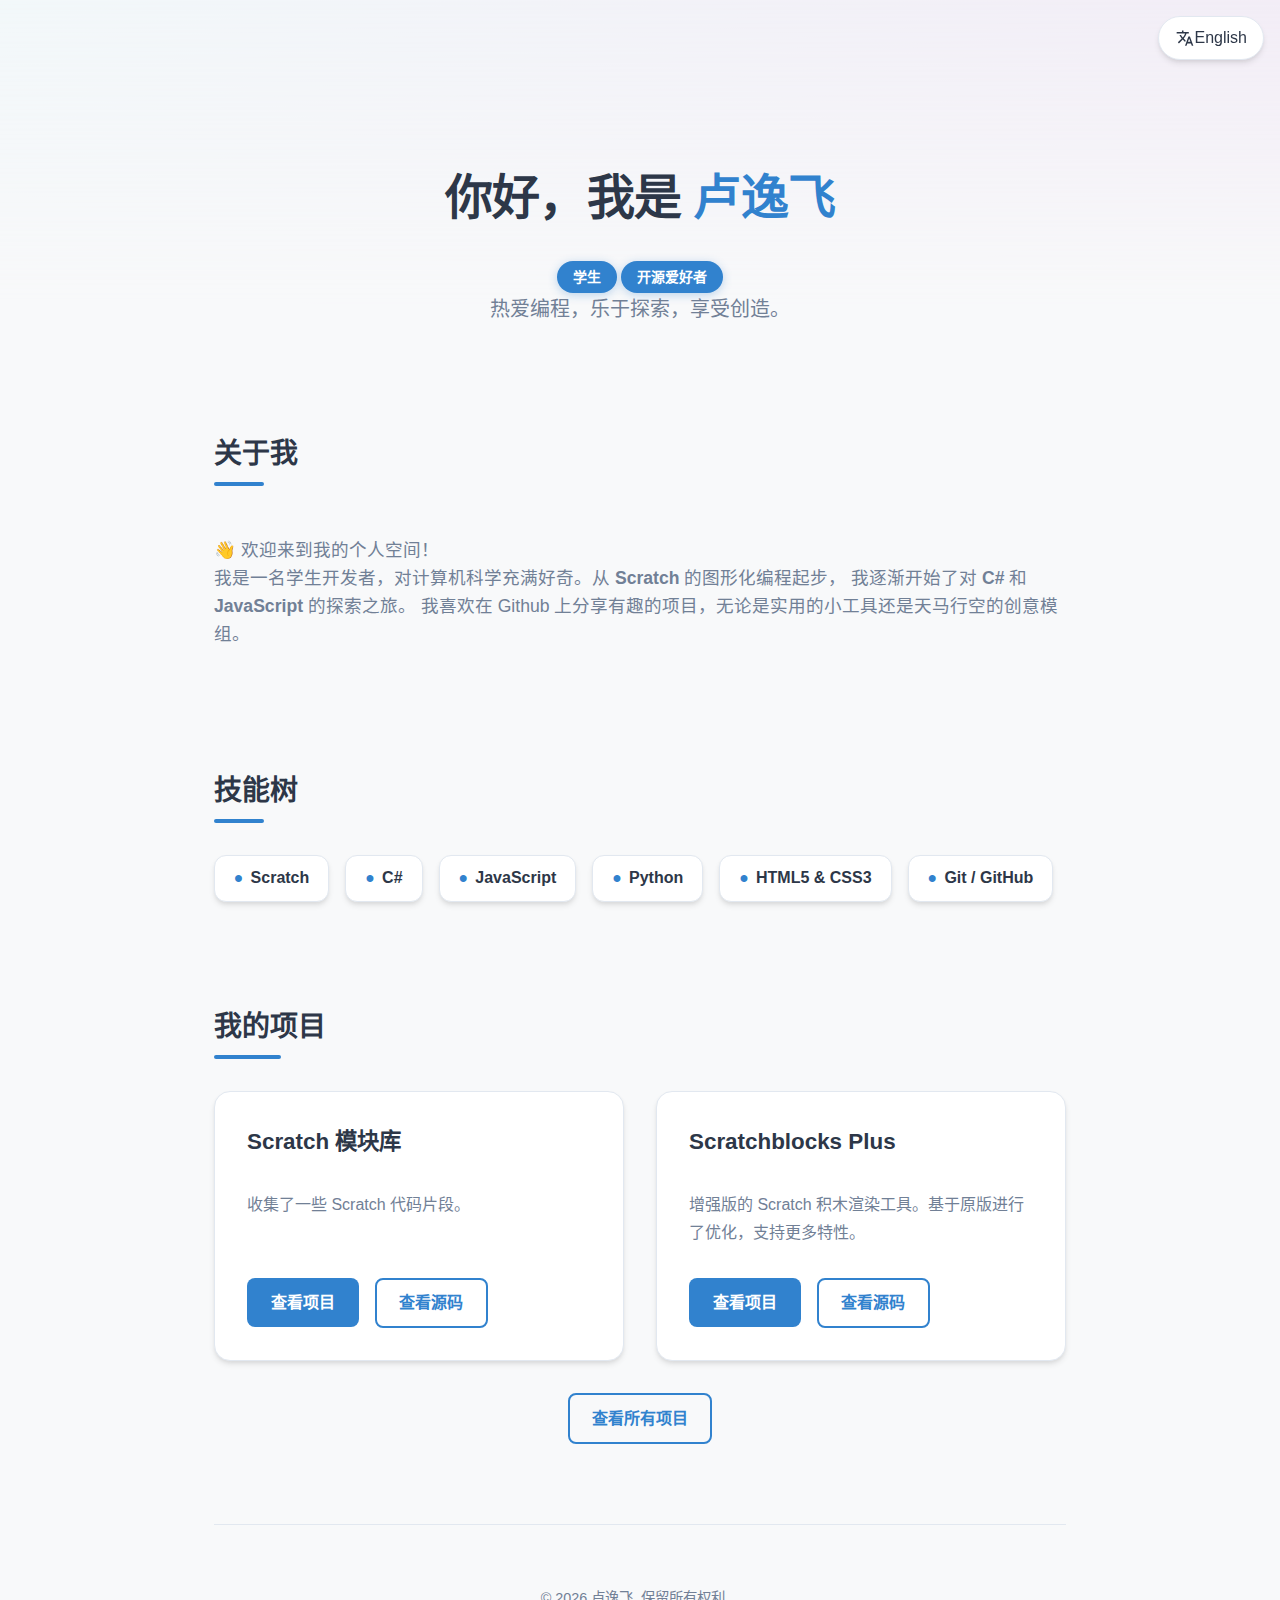
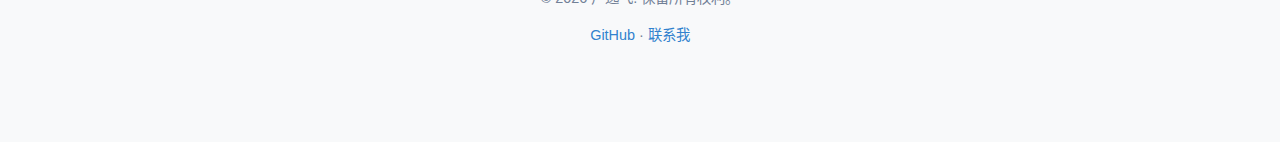
<file: index.html>
<!doctype html>
<html lang="zh-CN">

<head>
  <meta charset="UTF-8" />
  <meta name="viewport" content="width=device-width, initial-scale=1.0" />
  <meta name="darkreader-lock" />
  <link rel="icon" href="https://avatars.githubusercontent.com/u/118034848?v=4&size=64" />
  <link rel="alternate" href="/en" hreflang="en-US" />
  <title>LuYifei2011 - 个人主页</title>
  <style>
    :root {
      /* Light Theme Variables */
      --bg-color: #f8f9fa;
      --card-bg: #ffffff;
      --text-main: #2d3748;
      --text-secondary: #718096;
      --primary: #3182ce;
      --primary-hover: #2c5282;
      --border-color: #e2e8f0;
      --shadow: 0 4px 6px -1px rgba(0, 0, 0, 0.1), 0 2px 4px -1px rgba(0, 0, 0, 0.06);
      --header-gradient: linear-gradient(135deg, #e0f7fa 0%, #e1bee7 100%);
    }

    @media (prefers-color-scheme: dark) {
      :root {
        /* Dark Theme Variables */
        --bg-color: #121212;
        --card-bg: #1e1e1e;
        --text-main: #e0e0e0;
        --text-secondary: #a0a0a0;
        --primary: #63b3ed;
        --primary-hover: #90cdf4;
        --border-color: #333333;
        --shadow: 0 4px 6px -1px rgba(0, 0, 0, 0.5), 0 2px 4px -1px rgba(0, 0, 0, 0.3);
        --header-gradient: linear-gradient(135deg, #1a202c 0%, #2d3748 100%);
      }
    }

    * {
      box-sizing: border-box;
    }

    body {
      font-family: -apple-system, BlinkMacSystemFont, "Segoe UI", Roboto, "Helvetica Neue", Arial, sans-serif;
      background-color: var(--bg-color);
      color: var(--text-main);
      margin: 0;
      overflow-x: hidden;
      line-height: 1.6;
      transition:
        background-color 0.3s ease,
        color 0.3s ease;
    }

    .container {
      max-width: 900px;
      margin: 0 auto;
      padding: 2rem 1.5rem;
      min-height: 100vh;
      display: flex;
      flex-direction: column;
    }

    /* Hero Section */
    header {
      text-align: center;
      padding: 6rem 0 4rem;
      position: relative;
    }

    /* 简单的装饰背景 */
    header::before {
      content: "";
      position: absolute;
      top: -100px;
      left: 50%;
      transform: translateX(-50%);
      width: 100vw;
      height: 100%;
      background: var(--header-gradient);
      z-index: -1;
      opacity: 0.3;
      mask-image: linear-gradient(to bottom, black, transparent);
      -webkit-mask-image: linear-gradient(to bottom, black, transparent);
      pointer-events: none;
    }

    h1 {
      font-size: 3rem;
      margin-bottom: 0.5rem;
      color: var(--text-main);
      letter-spacing: -0.05rem;
    }

    h1 span {
      color: var(--primary);
    }

    .subtitle {
      font-size: 1.25rem;
      color: var(--text-secondary);
      margin-top: 0;
    }

    .role-badge {
      display: inline-block;
      background-color: var(--primary);
      color: #fff;
      /* Always white for readability */
      padding: 0.3rem 1rem;
      border-radius: 99px;
      font-size: 0.875rem;
      font-weight: 600;
      margin-top: 1rem;
      box-shadow: 0 2px 10px rgba(49, 130, 206, 0.3);
    }

    /* Sections General */
    section {
      margin-bottom: 5rem;
    }

    h2 {
      font-size: 1.75rem;
      position: relative;
      margin-bottom: 2rem;
      display: inline-block;
    }

    h2::after {
      content: "";
      display: block;
      width: 60%;
      height: 4px;
      background-color: var(--primary);
      border-radius: 2px;
      margin-top: 5px;
    }

    /* Skills */
    .skills-grid {
      display: flex;
      flex-wrap: wrap;
      gap: 1rem;
    }

    .skill-tag {
      background-color: var(--card-bg);
      border: 1px solid var(--border-color);
      padding: 0.6rem 1.2rem;
      border-radius: 12px;
      font-weight: 600;
      box-shadow: var(--shadow);
      transition:
        transform 0.2s,
        border-color 0.2s;
      cursor: default;
      display: flex;
      align-items: center;
    }

    .skill-tag::before {
      content: "•";
      color: var(--primary);
      margin-right: 0.5rem;
      font-size: 1.5rem;
      line-height: 0;
    }

    .skill-tag:hover {
      transform: translateY(-3px);
      border-color: var(--primary);
      color: var(--primary);
    }

    /* Projects Grid */
    .projects-grid {
      display: grid;
      grid-template-columns: repeat(auto-fit, minmax(280px, 1fr));
      gap: 2rem;
    }

    .project-card {
      background-color: var(--card-bg);
      border-radius: 16px;
      padding: 2rem;
      box-shadow: var(--shadow);
      transition: all 0.3s ease;
      display: flex;
      flex-direction: column;
      border: 1px solid var(--border-color);
      position: relative;
      overflow: hidden;
    }

    .project-card:hover {
      transform: translateY(-5px);
      box-shadow: 0 15px 30px -5px rgba(0, 0, 0, 0.1);
      border-color: var(--primary);
    }

    .project-title {
      font-size: 1.4rem;
      margin: 0 0 1rem 0;
      font-weight: 700;
      color: var(--text-main);
    }

    .project-desc {
      color: var(--text-secondary);
      font-size: 1rem;
      flex-grow: 1;
      margin-bottom: 2rem;
      line-height: 1.7;
    }

    .project-actions {
      display: flex;
      gap: 1rem;
    }

    .btn {
      display: inline-flex;
      align-items: center;
      justify-content: center;
      background-color: var(--primary);
      color: #fff;
      padding: 0.75rem 1.5rem;
      border-radius: 8px;
      text-decoration: none;
      font-weight: 600;
      transition: background-color 0.2s;
      align-self: flex-start;
      border: none;
      width: 100%;
      text-align: center;
    }

    @media (min-width: 600px) {
      .btn {
        width: auto;
      }
    }

    .btn:hover {
      background-color: var(--primary-hover);
      filter: brightness(1.1);
    }

    .btn-secondary {
      background-color: transparent;
      color: var(--primary);
      border: 2px solid var(--primary);
      padding: 0.65rem 1.4rem; /* 因为加了 border 所以需要缩小 padding 以与普通按钮看起来一致 */
    }

    .btn-secondary:hover {
      background-color: var(--primary);
      color: #fff;
    }

    /* Footer */
    footer {
      margin-top: auto;
      text-align: center;
      color: var(--text-secondary);
      font-size: 0.9rem;
      padding: 3rem 0;
      border-top: 1px solid var(--border-color);
    }

    footer a {
      color: var(--primary);
      text-decoration: none;
      transition: color 0.2s;
    }

    footer a:hover {
      text-decoration: underline;
    }

    /* Responsive Fixes */
    @media (max-width: 600px) {
      h1 {
        font-size: 2.25rem;
      }

      section {
        margin-bottom: 3.5rem;
      }

      .container {
        padding: 1rem;
      }

      header {
        padding: 4rem 0 3rem;
      }

      h2::after {
        width: 100px;
      }
    }

    .lang-toggle {
      position: fixed;
      top: 1rem;
      right: 1rem;
      background-color: var(--card-bg);
      border: 1px solid var(--border-color);
      border-radius: 9999px;
      padding: 0.5rem 1rem;
      cursor: pointer;
      box-shadow: var(--shadow);
      z-index: 1000;
      color: var(--text-main);
      text-decoration: none;
      display: flex;
      align-items: center;
    }
  </style>
</head>

<body>
  <div class="container">
    <a class="lang-toggle" href="/en">
      <svg viewBox="0 0 1024 1024" width="20" height="20" fill="currentColor" aria-hidden="true">
        <path d="M545.706667 634.965333L447.274667 537.6l1.152-1.152a679.509333 679.509333 0 0 0 143.914666-253.312h113.664V205.568h-271.530666V128H356.864v77.568H85.333333v77.226667h433.28A609.408 609.408 0 0 1 395.648 490.666667a606.848 606.848 0 0 1-89.6-129.92H228.48A681.130667 681.130667 0 0 0 344.064 537.6l-197.461333 194.730667 55.082666 55.04 193.962667-193.92 120.618667 120.618666 29.44-79.104z m218.453333-196.693333h-77.653333L512 903.808h77.568l43.434667-116.352h184.234666l43.861334 116.352H938.666667l-174.506667-465.493333z m-101.674667 271.530667L725.333333 541.866667l62.848 167.936h-125.696z"></path>
      </svg>
      English
    </a>

    <!-- Header Section -->
    <header>
      <h1>你好，我是 <span>卢逸飞</span></h1>
      <div class="role-badge">学生</div>
      <div class="role-badge">开源爱好者</div>
      <p class="subtitle">热爱编程，乐于探索，享受创造。</p>
    </header>

    <!-- About Section -->
    <section id="about">
      <h2>关于我</h2>
      <p style="color: var(--text-secondary); font-size: 1.1rem">
        👋 欢迎来到我的个人空间！<br />
        我是一名学生开发者，对计算机科学充满好奇。从 <b>Scratch</b> 的图形化编程起步， 我逐渐开始了对 <b>C#</b> 和
        <b>JavaScript</b> 的探索之旅。 我喜欢在 Github 上分享有趣的项目，无论是实用的小工具还是天马行空的创意模组。
      </p>
    </section>

    <!-- Skills Section -->
    <section id="skills">
      <h2>技能树</h2>
      <div class="skills-grid">
        <div class="skill-tag">Scratch</div>
        <div class="skill-tag">C#</div>
        <div class="skill-tag">JavaScript</div>
        <div class="skill-tag">Python</div>
        <div class="skill-tag">HTML5 & CSS3</div>
        <div class="skill-tag">Git / GitHub</div>
      </div>
    </section>

    <!-- Projects Section -->
    <section id="projects">
      <h2>我的项目</h2>
      <div class="projects-grid">
        <article class="project-card">
          <h3 class="project-title">Scratch 模块库</h3>
          <p class="project-desc">
            收集了一些 Scratch 代码片段。
          </p>
          <div class="project-actions">
            <a href="https://luyifei2011.github.io/scratch-modules-gallery/zh-cn" class="btn" target="_blank">查看项目</a>
            <a href="https://github.com/LuYifei2011/scratch-modules-gallery" class="btn btn-secondary" target="_blank">查看源码</a>
          </div>
        </article>

        <article class="project-card">
          <h3 class="project-title">Scratchblocks Plus</h3>
          <p class="project-desc">
            增强版的 Scratch
            积木渲染工具。基于原版进行了优化，支持更多特性。
          </p>
          <div class="project-actions">
            <a href="https://luyifei2011.github.io/scratchblocks-plus" class="btn" target="_blank">查看项目</a>
            <a href="https://github.com/LuYifei2011/scratchblocks-plus" class="btn btn-secondary" target="_blank">查看源码</a>
          </div>
        </article>
      </div>
      <div style="margin-top: 2rem; text-align: center;">
        <a href="https://github.com/LuYifei2011?tab=repositories" class="btn btn-secondary" target="_blank">查看所有项目</a>
      </div>
    </section>

    <!-- Footer -->
    <footer>
      <p>&copy; 2026 卢逸飞. 保留所有权利。</p>
      <p>
        <a href="https://github.com/LuYifei2011" target="_blank">GitHub</a> ·
        <a href="mailto:luyifei2011-dev@outlook.com">联系我</a>
      </p>
    </footer>
  </div>
</body>

</html>
</file>
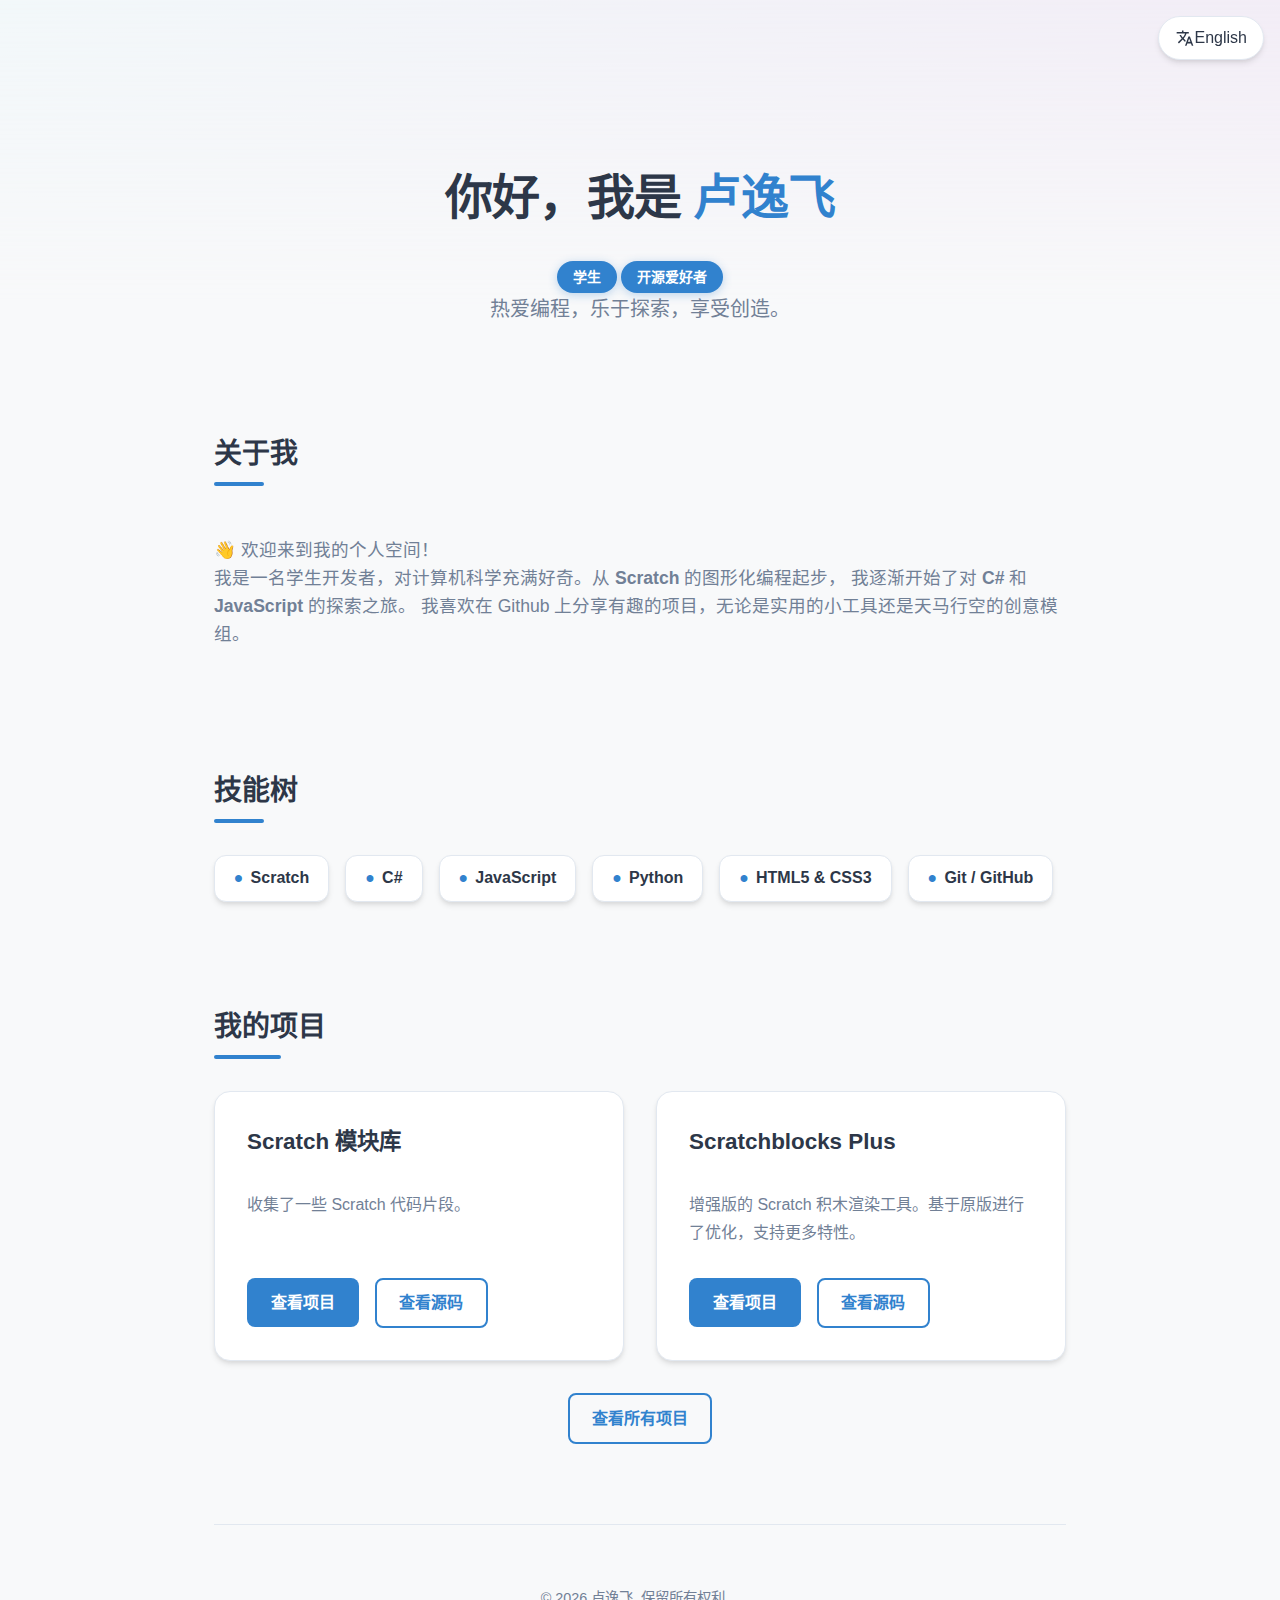
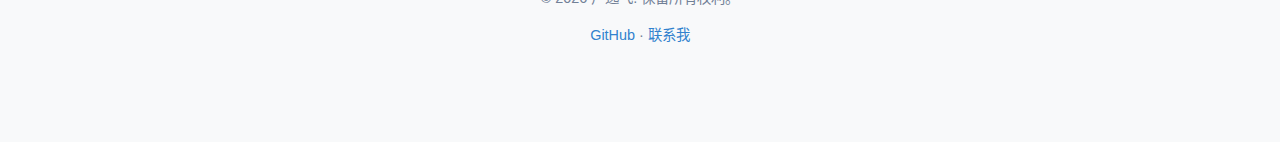
<file: zh-cn/index.html>
<!doctype html>
<html lang="zh-CN">

<head>
  <meta charset="UTF-8" />
  <meta name="viewport" content="width=device-width, initial-scale=1.0" />
  <meta name="darkreader-lock" />
  <link rel="icon" href="https://avatars.githubusercontent.com/u/118034848?v=4&size=64" />
  <link rel="alternate" href="/en" hreflang="en-US" />
  <title>LuYifei2011 - 个人主页</title>
  <style>
    :root {
      /* Light Theme Variables */
      --bg-color: #f8f9fa;
      --card-bg: #ffffff;
      --text-main: #2d3748;
      --text-secondary: #718096;
      --primary: #3182ce;
      --primary-hover: #2c5282;
      --border-color: #e2e8f0;
      --shadow: 0 4px 6px -1px rgba(0, 0, 0, 0.1), 0 2px 4px -1px rgba(0, 0, 0, 0.06);
      --header-gradient: linear-gradient(135deg, #e0f7fa 0%, #e1bee7 100%);
    }

    @media (prefers-color-scheme: dark) {
      :root {
        /* Dark Theme Variables */
        --bg-color: #121212;
        --card-bg: #1e1e1e;
        --text-main: #e0e0e0;
        --text-secondary: #a0a0a0;
        --primary: #63b3ed;
        --primary-hover: #90cdf4;
        --border-color: #333333;
        --shadow: 0 4px 6px -1px rgba(0, 0, 0, 0.5), 0 2px 4px -1px rgba(0, 0, 0, 0.3);
        --header-gradient: linear-gradient(135deg, #1a202c 0%, #2d3748 100%);
      }
    }

    * {
      box-sizing: border-box;
    }

    body {
      font-family: -apple-system, BlinkMacSystemFont, "Segoe UI", Roboto, "Helvetica Neue", Arial, sans-serif;
      background-color: var(--bg-color);
      color: var(--text-main);
      margin: 0;
      overflow-x: hidden;
      line-height: 1.6;
      transition:
        background-color 0.3s ease,
        color 0.3s ease;
    }

    .container {
      max-width: 900px;
      margin: 0 auto;
      padding: 2rem 1.5rem;
      min-height: 100vh;
      display: flex;
      flex-direction: column;
    }

    /* Hero Section */
    header {
      text-align: center;
      padding: 6rem 0 4rem;
      position: relative;
    }

    /* 简单的装饰背景 */
    header::before {
      content: "";
      position: absolute;
      top: -100px;
      left: 50%;
      transform: translateX(-50%);
      width: 100vw;
      height: 100%;
      background: var(--header-gradient);
      z-index: -1;
      opacity: 0.3;
      mask-image: linear-gradient(to bottom, black, transparent);
      -webkit-mask-image: linear-gradient(to bottom, black, transparent);
      pointer-events: none;
    }

    h1 {
      font-size: 3rem;
      margin-bottom: 0.5rem;
      color: var(--text-main);
      letter-spacing: -0.05rem;
    }

    h1 span {
      color: var(--primary);
    }

    .subtitle {
      font-size: 1.25rem;
      color: var(--text-secondary);
      margin-top: 0;
    }

    .role-badge {
      display: inline-block;
      background-color: var(--primary);
      color: #fff;
      /* Always white for readability */
      padding: 0.3rem 1rem;
      border-radius: 99px;
      font-size: 0.875rem;
      font-weight: 600;
      margin-top: 1rem;
      box-shadow: 0 2px 10px rgba(49, 130, 206, 0.3);
    }

    /* Sections General */
    section {
      margin-bottom: 5rem;
    }

    h2 {
      font-size: 1.75rem;
      position: relative;
      margin-bottom: 2rem;
      display: inline-block;
    }

    h2::after {
      content: "";
      display: block;
      width: 60%;
      height: 4px;
      background-color: var(--primary);
      border-radius: 2px;
      margin-top: 5px;
    }

    /* Skills */
    .skills-grid {
      display: flex;
      flex-wrap: wrap;
      gap: 1rem;
    }

    .skill-tag {
      background-color: var(--card-bg);
      border: 1px solid var(--border-color);
      padding: 0.6rem 1.2rem;
      border-radius: 12px;
      font-weight: 600;
      box-shadow: var(--shadow);
      transition:
        transform 0.2s,
        border-color 0.2s;
      cursor: default;
      display: flex;
      align-items: center;
    }

    .skill-tag::before {
      content: "•";
      color: var(--primary);
      margin-right: 0.5rem;
      font-size: 1.5rem;
      line-height: 0;
    }

    .skill-tag:hover {
      transform: translateY(-3px);
      border-color: var(--primary);
      color: var(--primary);
    }

    /* Projects Grid */
    .projects-grid {
      display: grid;
      grid-template-columns: repeat(auto-fit, minmax(280px, 1fr));
      gap: 2rem;
    }

    .project-card {
      background-color: var(--card-bg);
      border-radius: 16px;
      padding: 2rem;
      box-shadow: var(--shadow);
      transition: all 0.3s ease;
      display: flex;
      flex-direction: column;
      border: 1px solid var(--border-color);
      position: relative;
      overflow: hidden;
    }

    .project-card:hover {
      transform: translateY(-5px);
      box-shadow: 0 15px 30px -5px rgba(0, 0, 0, 0.1);
      border-color: var(--primary);
    }

    .project-title {
      font-size: 1.4rem;
      margin: 0 0 1rem 0;
      font-weight: 700;
      color: var(--text-main);
    }

    .project-desc {
      color: var(--text-secondary);
      font-size: 1rem;
      flex-grow: 1;
      margin-bottom: 2rem;
      line-height: 1.7;
    }

    .project-actions {
      display: flex;
      gap: 1rem;
    }

    .btn {
      display: inline-flex;
      align-items: center;
      justify-content: center;
      background-color: var(--primary);
      color: #fff;
      padding: 0.75rem 1.5rem;
      border-radius: 8px;
      text-decoration: none;
      font-weight: 600;
      transition: background-color 0.2s;
      align-self: flex-start;
      border: none;
      width: 100%;
      text-align: center;
    }

    @media (min-width: 600px) {
      .btn {
        width: auto;
      }
    }

    .btn:hover {
      background-color: var(--primary-hover);
      filter: brightness(1.1);
    }

    .btn-secondary {
      background-color: transparent;
      color: var(--primary);
      border: 2px solid var(--primary);
      padding: 0.65rem 1.4rem; /* 因为加了 border 所以需要缩小 padding 以与普通按钮看起来一致 */
    }

    .btn-secondary:hover {
      background-color: var(--primary);
      color: #fff;
    }

    /* Footer */
    footer {
      margin-top: auto;
      text-align: center;
      color: var(--text-secondary);
      font-size: 0.9rem;
      padding: 3rem 0;
      border-top: 1px solid var(--border-color);
    }

    footer a {
      color: var(--primary);
      text-decoration: none;
      transition: color 0.2s;
    }

    footer a:hover {
      text-decoration: underline;
    }

    /* Responsive Fixes */
    @media (max-width: 600px) {
      h1 {
        font-size: 2.25rem;
      }

      section {
        margin-bottom: 3.5rem;
      }

      .container {
        padding: 1rem;
      }

      header {
        padding: 4rem 0 3rem;
      }

      h2::after {
        width: 100px;
      }
    }

    .lang-toggle {
      position: fixed;
      top: 1rem;
      right: 1rem;
      background-color: var(--card-bg);
      border: 1px solid var(--border-color);
      border-radius: 9999px;
      padding: 0.5rem 1rem;
      cursor: pointer;
      box-shadow: var(--shadow);
      z-index: 1000;
      color: var(--text-main);
      text-decoration: none;
      display: flex;
      align-items: center;
    }
  </style>
</head>

<body>
  <div class="container">
    <a class="lang-toggle" href="/">
      <svg viewBox="0 0 1024 1024" width="20" height="20" fill="currentColor" aria-hidden="true">
        <path d="M545.706667 634.965333L447.274667 537.6l1.152-1.152a679.509333 679.509333 0 0 0 143.914666-253.312h113.664V205.568h-271.530666V128H356.864v77.568H85.333333v77.226667h433.28A609.408 609.408 0 0 1 395.648 490.666667a606.848 606.848 0 0 1-89.6-129.92H228.48A681.130667 681.130667 0 0 0 344.064 537.6l-197.461333 194.730667 55.082666 55.04 193.962667-193.92 120.618667 120.618666 29.44-79.104z m218.453333-196.693333h-77.653333L512 903.808h77.568l43.434667-116.352h184.234666l43.861334 116.352H938.666667l-174.506667-465.493333z m-101.674667 271.530667L725.333333 541.866667l62.848 167.936h-125.696z"></path>
      </svg>
      English
    </a>

    <!-- Header Section -->
    <header>
      <h1>你好，我是 <span>卢逸飞</span></h1>
      <div class="role-badge">学生</div>
      <div class="role-badge">开源爱好者</div>
      <p class="subtitle">热爱编程，乐于探索，享受创造。</p>
    </header>

    <!-- About Section -->
    <section id="about">
      <h2>关于我</h2>
      <p style="color: var(--text-secondary); font-size: 1.1rem">
        👋 欢迎来到我的个人空间！<br />
        我是一名学生开发者，对计算机科学充满好奇。从 <b>Scratch</b> 的图形化编程起步， 我逐渐开始了对 <b>C#</b> 和
        <b>JavaScript</b> 的探索之旅。 我喜欢在 Github 上分享有趣的项目，无论是实用的小工具还是天马行空的创意模组。
      </p>
    </section>

    <!-- Skills Section -->
    <section id="skills">
      <h2>技能树</h2>
      <div class="skills-grid">
        <div class="skill-tag">Scratch</div>
        <div class="skill-tag">C#</div>
        <div class="skill-tag">JavaScript</div>
        <div class="skill-tag">Python</div>
        <div class="skill-tag">HTML5 & CSS3</div>
        <div class="skill-tag">Git / GitHub</div>
      </div>
    </section>

    <!-- Projects Section -->
    <section id="projects">
      <h2>我的项目</h2>
      <div class="projects-grid">
        <article class="project-card">
          <h3 class="project-title">Scratch 模块库</h3>
          <p class="project-desc">
            收集了一些 Scratch 代码片段。
          </p>
          <div class="project-actions">
            <a href="https://luyifei2011.github.io/scratch-modules-gallery/zh-cn" class="btn" target="_blank">查看项目</a>
            <a href="https://github.com/LuYifei2011/scratch-modules-gallery" class="btn btn-secondary" target="_blank">查看源码</a>
          </div>
        </article>

        <article class="project-card">
          <h3 class="project-title">Scratchblocks Plus</h3>
          <p class="project-desc">
            增强版的 Scratch
            积木渲染工具。基于原版进行了优化，支持更多特性。
          </p>
          <div class="project-actions">
            <a href="https://luyifei2011.github.io/scratchblocks-plus" class="btn" target="_blank">查看项目</a>
            <a href="https://github.com/LuYifei2011/scratchblocks-plus" class="btn btn-secondary" target="_blank">查看源码</a>
          </div>
        </article>
      </div>
      <div style="margin-top: 2rem; text-align: center;">
        <a href="https://github.com/LuYifei2011?tab=repositories" class="btn btn-secondary" target="_blank">查看所有项目</a>
      </div>
    </section>

    <!-- Footer -->
    <footer>
      <p>&copy; 2026 卢逸飞. 保留所有权利。</p>
      <p>
        <a href="https://github.com/LuYifei2011" target="_blank">GitHub</a> ·
        <a href="mailto:luyifei2011-dev@outlook.com">联系我</a>
      </p>
    </footer>
  </div>
</body>

</html>
</file>
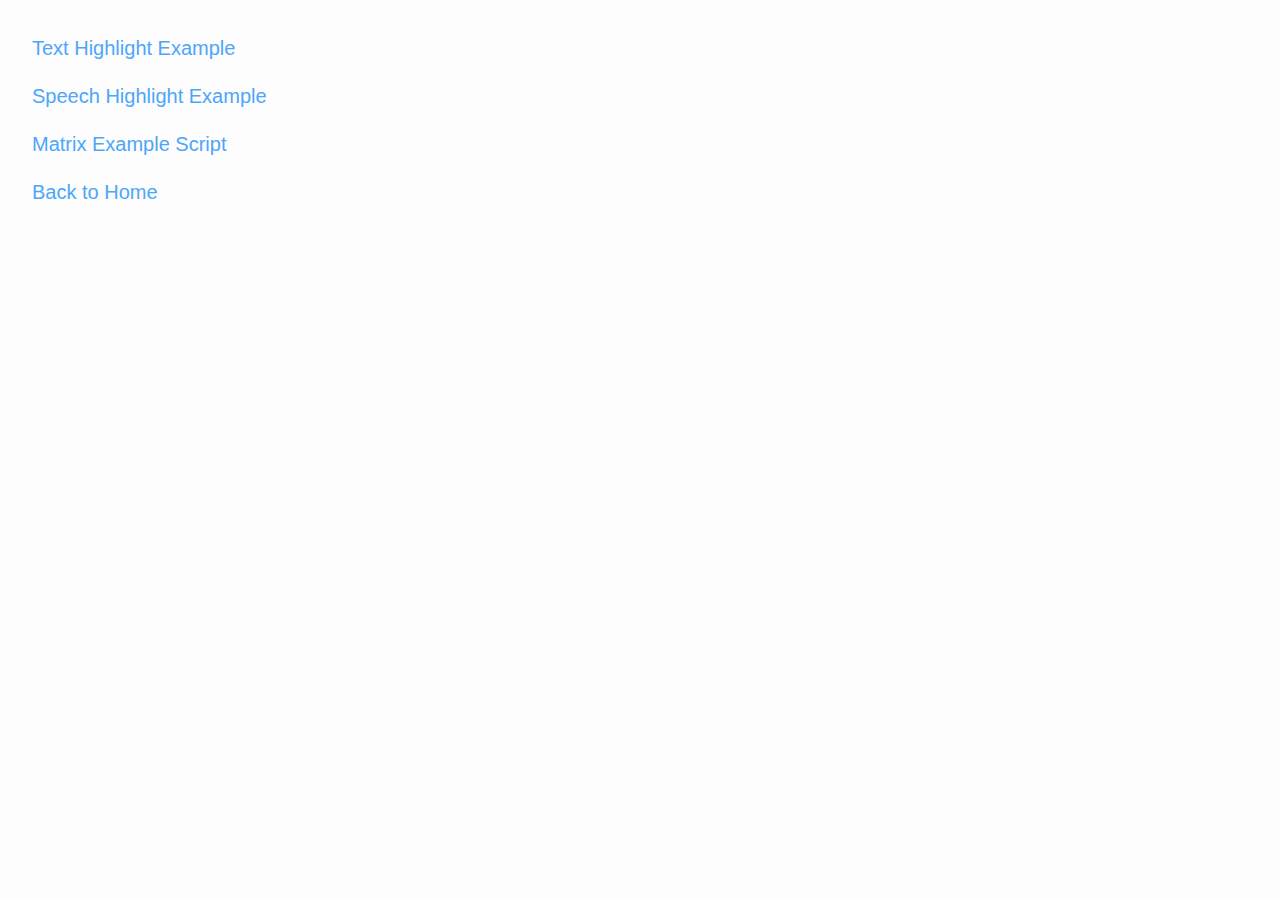
<file: scratchblocks-plus/example/index.html>
<!doctype html>
<html lang="zh-CN">

<head>
  <meta charset="utf-8" />
  <meta name="viewport" content="width=device-width, initial-scale=1" />
  <title>Examples - scratchblocks-plus</title>
  <meta name="description" content="scratchblocks-plus block highlighting examples" />

  <link rel="stylesheet" href="../style.css" />

  <style>
    body {
      margin: 0;
      padding: 2em;
      display: flex;
      flex-direction: column;
      gap: 1em;
    }

    a {
      font-size: 1.25em;
      color: #4ca6fb;
      text-decoration: none;
    }

    a:hover {
      text-decoration: underline;
    }
  </style>
</head>

<body>
  <a href="text-highlight.html">Text Highlight Example</a>
  <a href="speech-highlight.html">Speech Highlight Example</a>
  <a href="../#?style=scratch3&script=display%20(%7B01010%2C%0A%20%20%20%20%20%20%20%20%20%2010101%2C%0A%20%20%20%20%20%20%20%20%20%2010001%2C%0A%20%20%20%20%20%20%20%20%20%2001010%2C%0A%20%20%20%20%20%20%20%20%20%2000100%7D%20v)">
    Matrix Example Script
  </a>
  <a href="../">Back to Home</a>
</body>

</html>
</file>
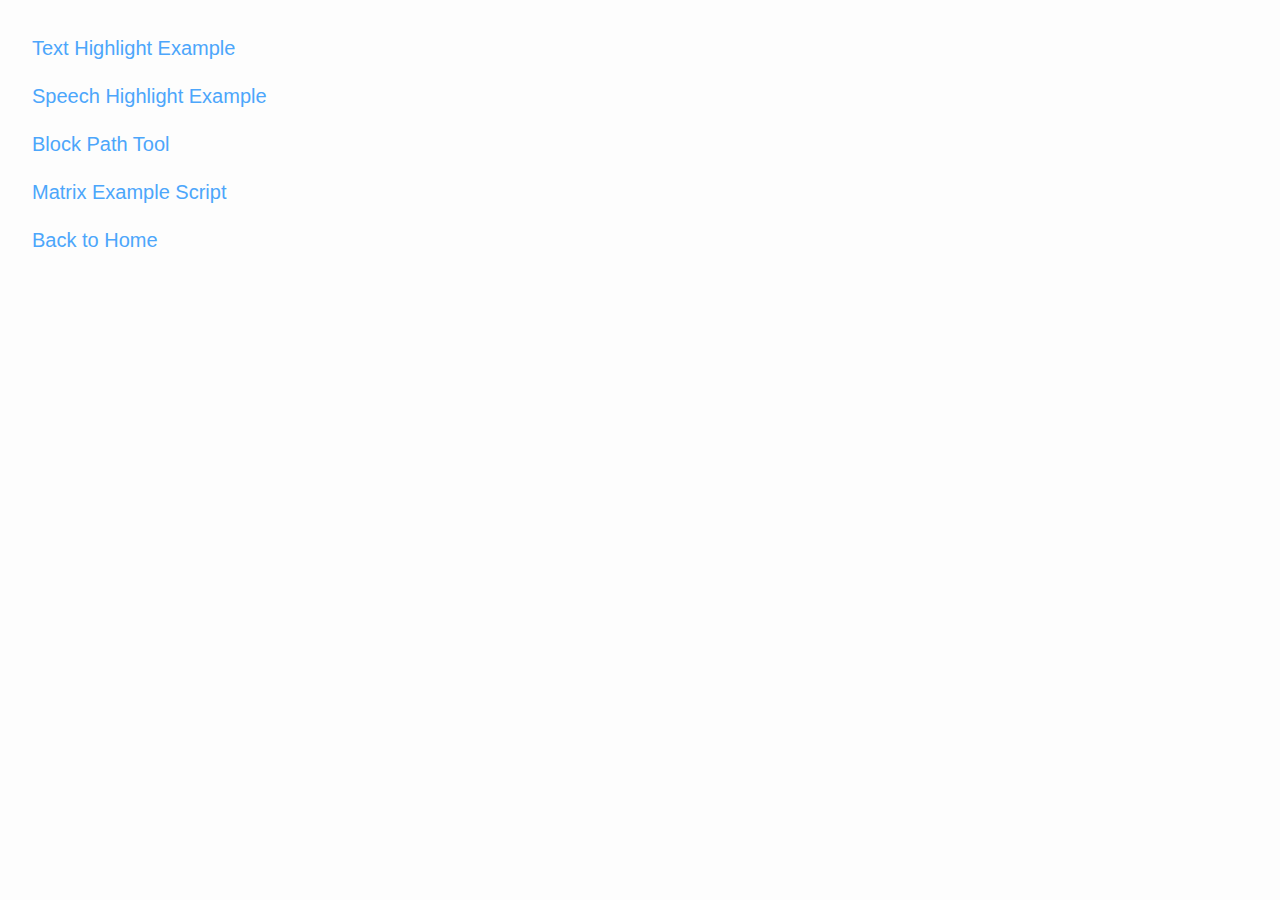
<file: scratchblocks-plus/examples/index.html>
<!doctype html>
<html lang="zh-CN">

<head>
  <meta charset="utf-8" />
  <meta name="viewport" content="width=device-width, initial-scale=1" />
  <title>Examples - scratchblocks-plus</title>
  <meta name="description" content="scratchblocks-plus examples" />

  <link rel="stylesheet" href="../style.css" />

  <style>
    body {
      margin: 0;
      padding: 2em;
      display: flex;
      flex-direction: column;
      gap: 1em;
    }

    a {
      font-size: 1.25em;
      color: #4ca6fb;
      text-decoration: none;
    }

    a:hover {
      text-decoration: underline;
    }
  </style>
</head>

<body>
  <a href="text-highlight">Text Highlight Example</a>
  <a href="speech-highlight">Speech Highlight Example</a>
  <a href="block-path-tool">Block Path Tool</a>
  <a href="../#?style=scratch3&script=display%20(%7B01010%2C%0A%20%20%20%20%20%20%20%20%20%2010101%2C%0A%20%20%20%20%20%20%20%20%20%2010001%2C%0A%20%20%20%20%20%20%20%20%20%2001010%2C%0A%20%20%20%20%20%20%20%20%20%2000100%7D%20v)">
    Matrix Example Script
  </a>
  <a href="../">Back to Home</a>
</body>

</html>
</file>
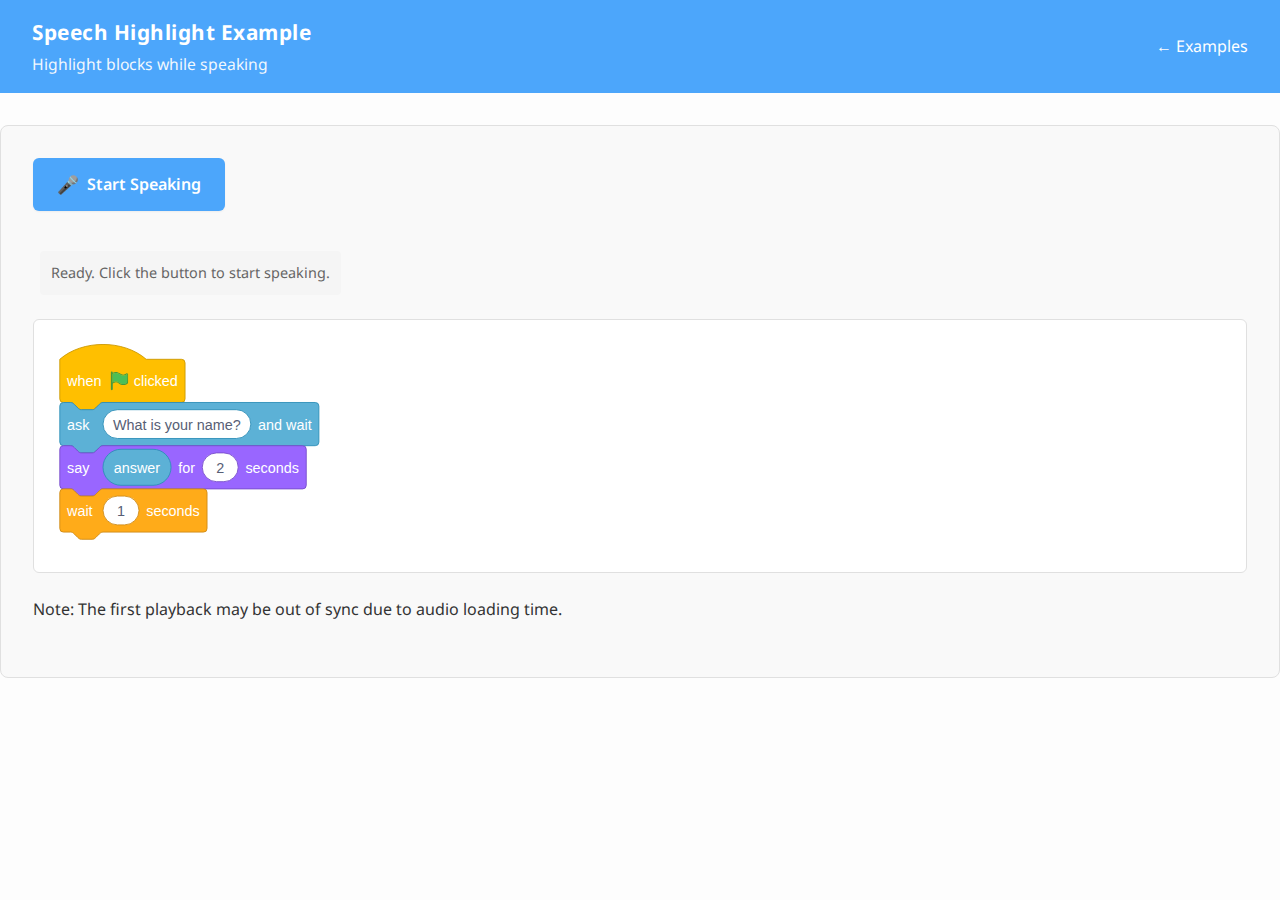
<file: scratchblocks-plus/examples/speech-highlight/index.html>
<!doctype html>
<html lang="zh-CN">

<head>
  <meta charset="utf-8" />
  <meta name="viewport" content="width=device-width, initial-scale=1" />
  <title>Speech Highlight Example - scratchblocks-plus</title>
  <meta name="description" content="Speech-based highlighting - scratchblocks-plus example" />

  <link rel="stylesheet" href="//fonts.googleapis.com/css?family=Noto+Sans:400,700" />
  <link rel="stylesheet" href="//fonts.googleapis.com/css?family=JetBrains+Mono" />
  <link rel="stylesheet" href="../../style.css" />

  <style>
    body {
      margin: 0;
      padding: 0;
    }

    audio {
      display: none;
    }

    .appbar {
      display: flex;
      align-items: center;
      gap: 1em;
      padding: 1em 2em;
      background: #4ca6fb;
      color: white;
    }

    .example-container {
      margin: 0;
      width: 100vw;
    }

    .example-section {
      margin: 2em 0;
      padding: 2em;
      background: #f9f9f9;
      border: 1px solid #e0e0e0;
      border-radius: 8px;
    }

    @media (prefers-color-scheme: dark) {
      .example-section {
        background: #2a2a2a;
        border-color: #444;
      }
    }

    .blocks-wrapper {
      margin: 1.5em 0;
      padding: 1.5em;
      background: white;
      border-radius: 6px;
      border: 1px solid #e0e0e0;
      overflow-x: auto;
    }

    @media (prefers-color-scheme: dark) {
      .blocks-wrapper {
        background: #1e1e1e;
        border-color: #333;
      }
    }

    .controls {
      display: flex;
      gap: 1em;
      margin-bottom: 1.5em;
      flex-wrap: wrap;
    }

    .btn {
      padding: 0.75em 1.5em;
      font-size: 1em;
      border: none;
      border-radius: 6px;
      cursor: pointer;
      font-weight: 600;
      transition: all 0.2s ease;
      display: flex;
      align-items: center;
      gap: 0.5em;
    }

    .btn-primary {
      background: #4ca6fb;
      color: white;
    }

    .btn-primary:hover {
      background: #357ae8;
      box-shadow: 0 2px 8px rgba(76, 166, 251, 0.3);
    }

    .btn-primary:active {
      transform: scale(0.98);
    }

    .btn-primary:disabled {
      background: #999;
      cursor: not-allowed;
      opacity: 0.6;
    }

    .status {
      font-size: 0.9em;
      color: #666;
      padding: 0.75em;
      background: #f5f5f5;
      border-radius: 4px;
      min-height: 1.5em;
    }

    @media (prefers-color-scheme: dark) {
      .status {
        background: #2a2a2a;
        color: #999;
      }
    }

    .status.active {
      color: #d97706;
      background: #fef3c7;
    }

    @media (prefers-color-scheme: dark) {
      .status.active {
        background: rgba(217, 119, 6, 0.1);
      }
    }

    .status.speaking {
      color: #059669;
      background: #d1fae5;
    }

    @media (prefers-color-scheme: dark) {
      .status.speaking {
        background: rgba(5, 150, 105, 0.1);
      }
    }

    .icon {
      display: inline-block;
      font-size: 1.1em;
    }

    a.back-link {
      display: inline-block;
      margin-left: auto;
      margin-right: 0;
    }

    a.back-link:hover {
      text-decoration: underline;
    }
  </style>
</head>

<body>
  <div class="example-container">
    <div class="appbar">
      <div>
        <div style="font-size:1.3em;font-weight:700;letter-spacing:0.5px;">Speech Highlight Example</div>
        <div style="font-size:0.98em;font-weight:400;opacity:0.92;margin-top:0.2em;">Highlight blocks while speaking</div>
      </div>
      <a href="../../examples/" class="back-link" style="color:#fff;">&#8592; Examples</a>
    </div>

    <div class="example-section">
      <audio id="audio-player"></audio>
      <div class="controls">
        <button class="btn btn-primary" id="speak-btn">
          <span class="icon">🎤</span> Start Speaking
        </button>
      </div>
      <div class="status" id="status">
        Ready. Click the button to start speaking.
      </div>
      <div class="blocks-wrapper">
        <pre id="script-blocks"></pre>
      </div>

      <p>Note: The first playback may be out of sync due to audio loading time.</p>
    </div>
  </div>

  <script src="../../lib/scratchblocks-plus.min.js"></script>
  <script>
    class SpeechHighlighter {
      constructor() {
        this.audio = null;
        this.isPlaying = false;
        this.scriptView = null;
        this.highlightTimers = [];
        this.setupElements();
        this.setupEventListeners();
        this.initializeScript();
      }

      setupElements() {
        this.speakBtn = document.getElementById("speak-btn");
        this.status = document.getElementById("status");
        this.audio = document.getElementById("audio-player");
        this.audio.src = "./audio.mp3";
      }

      setupEventListeners() {
        this.speakBtn.addEventListener("click", () => this.toggleSpeak());
      }

      initializeScript() {
        // 完整的 Scratch 脚本
        const scriptCode = `when green flag clicked
ask [What is your name?] and wait
say (answer) for (2) seconds
wait (1) seconds`;

        const container = document.getElementById("script-blocks");

        try {
          // 解析脚本
          const doc = scratchblocks.parse(scriptCode, {
            languages: ["en"]
          });

          // 创建视图
          this.scriptView = scratchblocks.newView(doc, {
            style: "scratch3",
            scale: 0.9
          });

          // 渲染为 SVG
          const svg = this.scriptView.render();
          container.innerHTML = "";
          container.appendChild(svg);
        } catch (error) {
          console.error("Failed to render script:", error);
          container.innerHTML = "<p>Error rendering script</p>";
        }
      }

      toggleSpeak() {
        if (this.isPlaying) {
          this.stop();
        } else {
          this.speak();
        }
      }

      speak() {
        if (this.audio.paused === false) {
          this.audio.pause();
          this.audio.currentTime = 0;
        }

          this.updateStatus("Loading audio...", "active");
        this.speakBtn.disabled = true;

        // 检查音频是否已加载
        const playAudio = () => {
          // 定时高亮对应的块（块路径索引）
          const highlightSequence = [
            { text: "when green flag clicked", path: "1.1", delay: 0 },
            { text: "ask what is your name and wait", path: "1.2", delay: 2000 },
            { text: "say", path: "1.3", delay: 4500 },
            { text: "answer", path: "1.3.1", delay: 5000 },
            { text: "for 2 seconds", path: "1.3", delay: 5500 },
            { text: "wait 1 seconds", path: "1.4", delay: 6500 }
          ];

          this.isPlaying = true;
          this.updateStatus("Speaking...", "speaking");
          this.speakBtn.textContent = "⏹️ Stop Speaking";
          this.speakBtn.disabled = false;

          // 定时高亮对应的块
          this.highlightTimers = highlightSequence.map(item => {
            return setTimeout(() => {
              if (this.scriptView) {
                scratchblocks.clearHighlight(this.scriptView);
                scratchblocks.highlightBlock(this.scriptView, item.path, {
                  blink: false,
                  colorShift: false
                });
              }
            }, item.delay);
          });

          this.audio.onended = () => this.onAudioEnd();
          this.audio.onerror = () => this.onAudioError();
          this.audio.play().catch(error => {
            console.error("Audio playback error:", error);
            this.onAudioError();
          });
        };

        // 如果音频已加载，直接播放
        if (this.audio.readyState >= 2) {
          playAudio();
        } else {
          // 否则等待加载完成
          const handleCanPlay = () => {
            this.audio.removeEventListener('canplay', handleCanPlay);
            playAudio();
          };
          this.audio.addEventListener('canplay', handleCanPlay);
        }
      }

      onAudioEnd() {
        this.isPlaying = false;
        this.updateStatus("Speaking complete!", "");
        this.speakBtn.textContent = "🎤 Start Speaking";
        this.speakBtn.disabled = false;
        if (this.scriptView) {
          scratchblocks.clearHighlight(this.scriptView);
        }
        this.highlightTimers.forEach(timer => clearTimeout(timer));
      }

      onAudioError() {
        console.error("Audio playback error");
        this.updateStatus("Speaking error: Unable to load audio file", "");
        this.isPlaying = false;
        this.speakBtn.textContent = "🎤 Start Speaking";
        this.speakBtn.disabled = false;
        this.highlightTimers.forEach(timer => clearTimeout(timer));
      }

      stop() {
        this.audio.pause();
        this.audio.currentTime = 0;
        this.isPlaying = false;
        this.updateStatus("Stopped", "");
        this.speakBtn.textContent = "🎤 Start Speaking";
        this.speakBtn.disabled = false;
        if (this.scriptView) {
          scratchblocks.clearHighlight(this.scriptView);
        }
        this.highlightTimers.forEach(timer => clearTimeout(timer));
      }

      updateStatus(message, className) {
        this.status.textContent = message;
        this.status.className = "status";
        if (className) {
          this.status.classList.add(className);
        }
      }
    }

    // 初始化
    window.addEventListener("DOMContentLoaded", function () {
      new SpeechHighlighter();
    });
  </script>
</body>

</html>
</file>
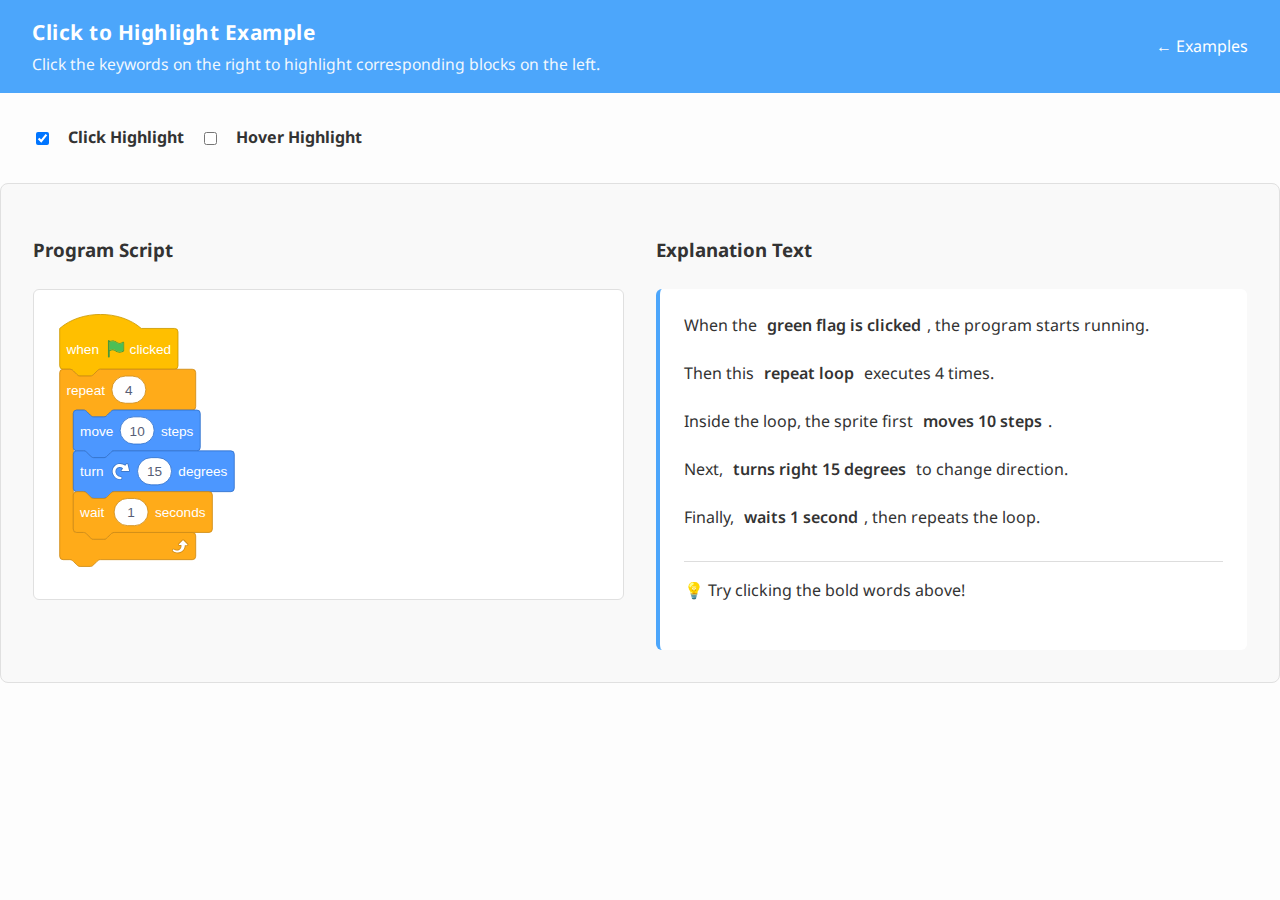
<file: scratchblocks-plus/examples/text-highlight/index.html>
<!doctype html>
<html lang="zh-CN">

<head>
  <meta charset="utf-8" />
  <meta name="viewport" content="width=device-width, initial-scale=1" />
  <title>Text Highlight Example - scratchblocks-plus</title>
  <meta name="description" content="Click text to highlight blocks - scratchblocks-plus example" />

  <link rel="stylesheet" href="//fonts.googleapis.com/css?family=Noto+Sans:400,700" />
  <link rel="stylesheet" href="//fonts.googleapis.com/css?family=JetBrains+Mono" />
  <link rel="stylesheet" href="../../style.css" />

  <style>
    body {
      margin: 0;
      padding: 0;
    }

    .appbar {
      display: flex;
      align-items: center;
      gap: 1em;
      padding: 1em 2em;
      background: #4ca6fb;
      color: white;
    }

    .example-container {
      margin: 0;
      width: 100vw;
    }

    .example-section {
      margin: 2em 0;
      padding: 2em;
      background: #f9f9f9;
      border: 1px solid #e0e0e0;
      border-radius: 8px;
    }

    @media (prefers-color-scheme: dark) {
      .example-section {
        background: #2a2a2a;
        border-color: #444;
      }
    }

    .blocks-wrapper {
      margin: 1.5em 0;
      padding: 1.5em;
      background: white;
      border-radius: 6px;
      border: 1px solid #e0e0e0;
      overflow-x: auto;
    }

    @media (prefers-color-scheme: dark) {
      .blocks-wrapper {
        background: #1e1e1e;
        border-color: #333;
      }
    }

    .explanation {
      margin-top: 1.5em;
      padding: 1.5em;
      background: white;
      border-radius: 6px;
      border-left: 4px solid #4ca6fb;
      line-height: 1.8;
    }

    @media (prefers-color-scheme: dark) {
      .explanation {
        background: #1e1e1e;
        border-left-color: #4ca6fb;
      }
    }

    .highlight-word {
      cursor: pointer;
      font-weight: 600;
      padding: 2px 6px;
      border-radius: 3px;
      transition: all 0.2s ease;
      position: relative;
    }

    .highlight-word:hover {
      background: #e3f2fd;
      color: #1976d2;
    }

    @media (prefers-color-scheme: dark) {
      .highlight-word:hover {
        background: rgba(76, 166, 251, 0.2);
        color: #4ca6fb;
      }
    }

    .blocks {
      margin: 0;
      padding: 0;
    }

    a.back-link {
      display: inline-block;
      margin-left: auto;
      margin-right: 0;
    }

    a.back-link:hover {
      text-decoration: underline;
    }

    .layout {
      display: grid;
      grid-template-columns: 1fr 1fr;
      gap: 2em;
    }

    @media (max-width: 768px) {
      .layout {
        grid-template-columns: 1fr;
      }
    }

    .config {
      display: flex;
      align-items: center;
      gap: 1em;
      margin: 2em;
    }
  </style>
</head>

<body>
  <div class="example-container">
    <div class="appbar">
      <div>
        <div style="font-size:1.3em;font-weight:700;letter-spacing:0.5px;">Click to Highlight Example</div>
        <div style="font-size:0.98em;font-weight:400;opacity:0.92;margin-top:0.2em;">Click the keywords on the right to highlight corresponding blocks on the left.</div>
      </div>
      <a href="../../examples/" class="back-link" style="color:#fff;">&#8592; Examples</a>
    </div>

    <div class="config">
      <input type="checkbox" id="enable-click" checked />
      <label for="enable-click">Click Highlight</label>
      <input type="checkbox" id="enable-hover" />
      <label for="enable-hover">Hover Highlight</label>
    </div>

    <div class="example-section">
      <div class="layout">
        <div>
          <h3>Program Script</h3>
          <div class="blocks-wrapper">
            <pre id="script-blocks" class="blocks"></pre>
          </div>
        </div>

        <div>
          <h3>Explanation Text</h3>
          <div class="explanation">
            <p>
              When the <span class="highlight-word" data-path="1.1">green flag is clicked</span>, the program starts running.
            </p>
            <p>
              Then this <span class="highlight-word" data-path="1.2">repeat loop</span> executes 4 times.
            </p>
            <p>
              Inside the loop, the sprite first <span class="highlight-word" data-path="1.2.1.1">moves 10 steps</span>.
            </p>
            <p>
              Next, <span class="highlight-word" data-path="1.2.1.2">turns right 15 degrees</span> to change direction.
            </p>
            <p>
              Finally, <span class="highlight-word" data-path="1.2.1.3">waits 1 second</span>, then repeats the loop.
            </p>
            <p style="margin-top: 2em; padding-top: 1em; border-top: 1px solid #ddd;">
              💡 Try clicking the bold words above!
            </p>
          </div>
        </div>
      </div>
    </div>
  </div>

  <script src="../../lib/scratchblocks-plus.min.js"></script>
  <script>
    let scriptView = null;

    // 完整的 Scratch 脚本
    const scriptCode = `when green flag clicked
repeat (4)
  move (10) steps
  turn right (15) degrees
  wait (1) seconds
end`;

    // 初始化脚本渲染
    function initializeScript() {
      const container = document.getElementById("script-blocks");

      try {
        // 解析脚本
        const doc = scratchblocks.parse(scriptCode, {
          languages: ["en"]
        });

        // 创建视图
        scriptView = scratchblocks.newView(doc, {
          style: "scratch3",
          scale: 0.85
        });

        // 渲染为 SVG
        const svg = scriptView.render();
        container.innerHTML = "";
        container.appendChild(svg);
      } catch (error) {
        console.error("Failed to render script:", error);
        container.innerHTML = "<p>Error rendering script</p>";
      }
    }

    // 设置高亮功能
    function setupHighlighting() {
      const highlightWords = document.querySelectorAll(".highlight-word");

      highlightWords.forEach(word => {
        word.addEventListener("click", function (e) {
          if (!document.getElementById("enable-click").checked) return;

          e.preventDefault();
          const path = this.dataset.path;

          // 清除所有高亮
          if (scriptView) {
            scratchblocks.clearHighlight(scriptView);
          }

          // 高亮对应的块
          if (scriptView && path) {
            const success = scratchblocks.highlightBlock(scriptView, path, {
              blink: true,
              colorShift: false
            });

            if (!success) {
              console.warn(`Failed to highlight block at path: ${path}`);
            }
          }
        });

        // 鼠标悬停高亮
        word.addEventListener("mouseenter", function () {
          if (!document.getElementById("enable-hover").checked) return;

          const path = this.dataset.path;
          if (scriptView && path) {
            scratchblocks.highlightBlock(scriptView, path, {
              blink: false,
              colorShift: false
            });
          }
        });

        word.addEventListener("mouseleave", function () {
          if (!document.getElementById("enable-hover").checked) return;

          if (scriptView) {
            scratchblocks.clearHighlight(scriptView);
          }
        });
      });
    }

    // 页面加载完毕后初始化
    window.addEventListener("DOMContentLoaded", function () {
      initializeScript();
      setupHighlighting();
    });
  </script>
</body>

</html>
</file>
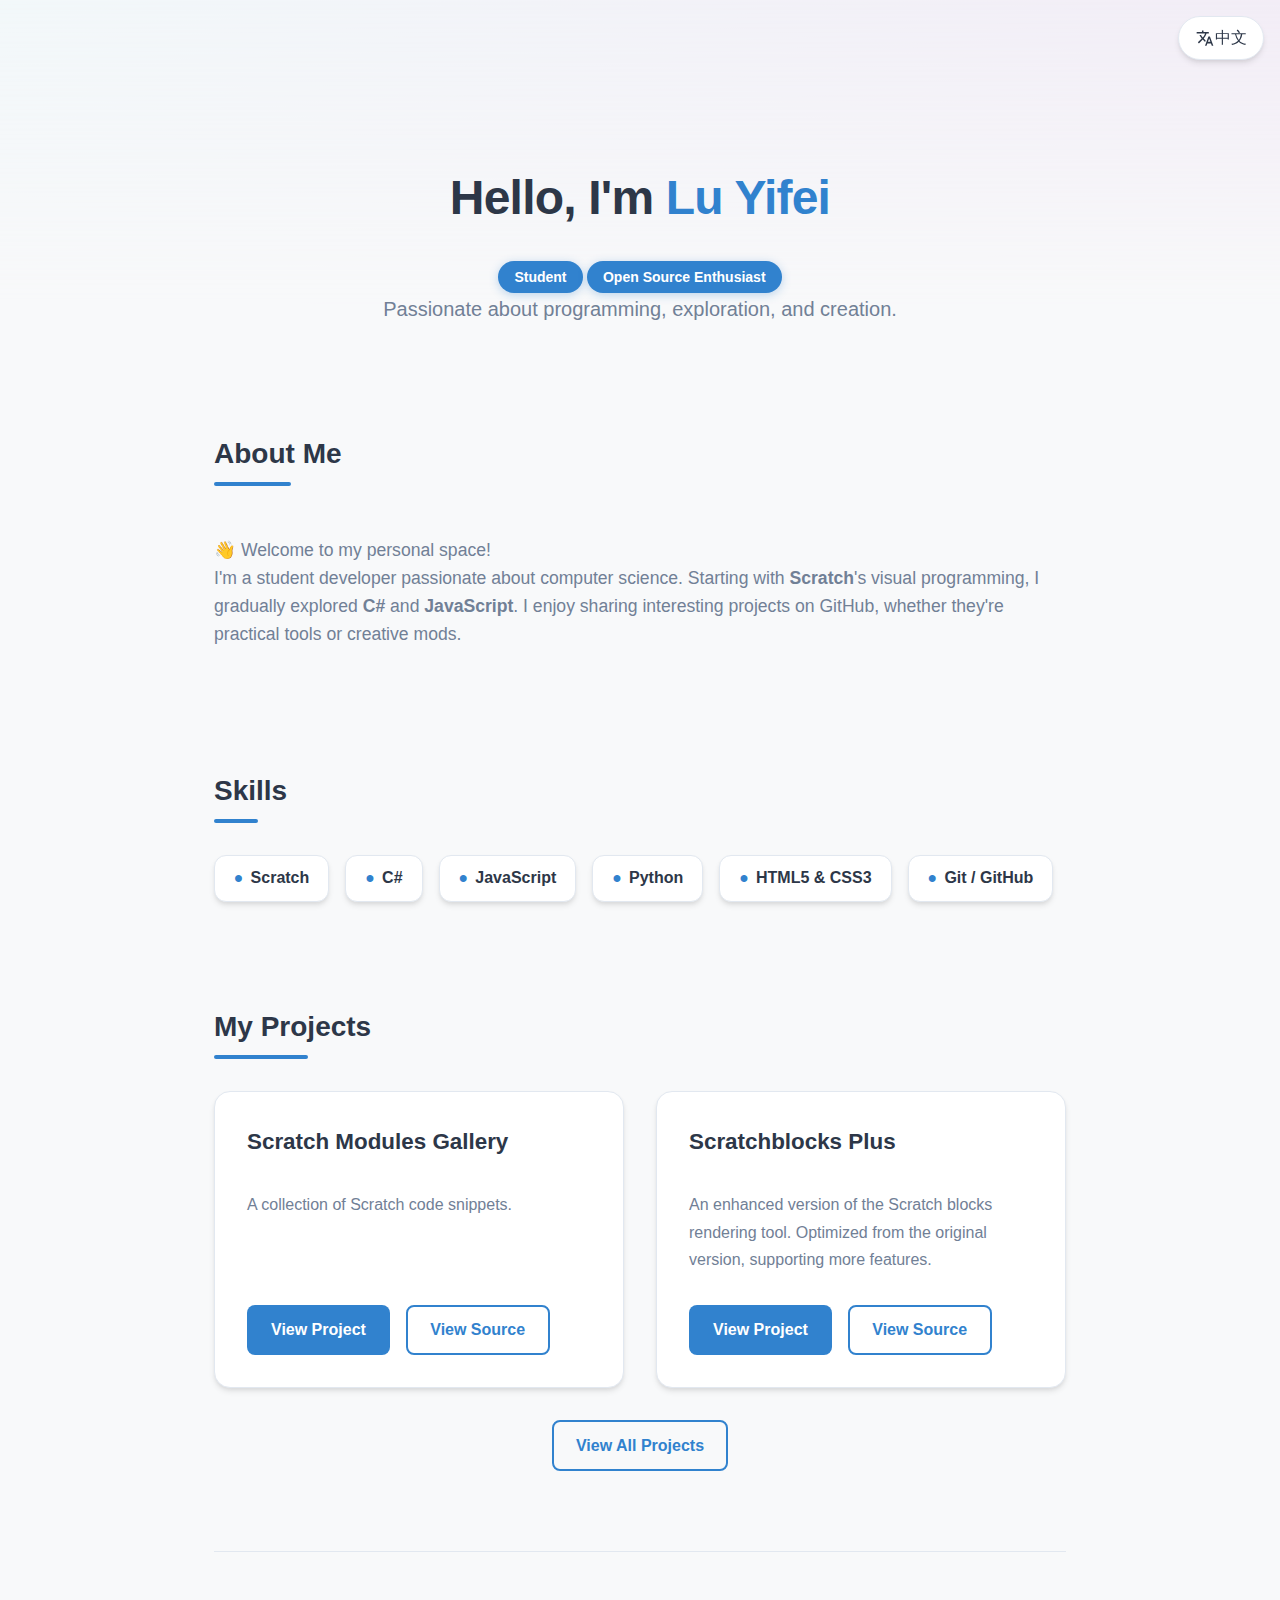
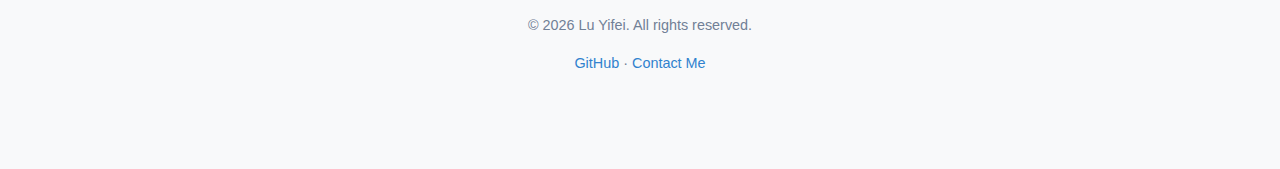
<file: en.html>
<!doctype html>
<html lang="en-US">

<head>
  <meta charset="UTF-8" />
  <meta name="viewport" content="width=device-width, initial-scale=1.0" />
  <meta name="darkreader-lock" />
  <link rel="icon" href="https://avatars.githubusercontent.com/u/118034848?v=4&size=64" />
  <link rel="alternate" href="/" hreflang="zh-CN" />
  <title>LuYifei2011 - Personal Homepage</title>
  <style>
    :root {
      /* Light Theme Variables */
      --bg-color: #f8f9fa;
      --card-bg: #ffffff;
      --text-main: #2d3748;
      --text-secondary: #718096;
      --primary: #3182ce;
      --primary-hover: #2c5282;
      --border-color: #e2e8f0;
      --shadow: 0 4px 6px -1px rgba(0, 0, 0, 0.1), 0 2px 4px -1px rgba(0, 0, 0, 0.06);
      --header-gradient: linear-gradient(135deg, #e0f7fa 0%, #e1bee7 100%);
    }

    @media (prefers-color-scheme: dark) {
      :root {
        /* Dark Theme Variables */
        --bg-color: #121212;
        --card-bg: #1e1e1e;
        --text-main: #e0e0e0;
        --text-secondary: #a0a0a0;
        --primary: #63b3ed;
        --primary-hover: #90cdf4;
        --border-color: #333333;
        --shadow: 0 4px 6px -1px rgba(0, 0, 0, 0.5), 0 2px 4px -1px rgba(0, 0, 0, 0.3);
        --header-gradient: linear-gradient(135deg, #1a202c 0%, #2d3748 100%);
      }
    }

    * {
      box-sizing: border-box;
    }

    body {
      font-family: -apple-system, BlinkMacSystemFont, "Segoe UI", Roboto, "Helvetica Neue", Arial, sans-serif;
      background-color: var(--bg-color);
      color: var(--text-main);
      margin: 0;
      overflow-x: hidden;
      line-height: 1.6;
      transition:
        background-color 0.3s ease,
        color 0.3s ease;
    }

    .container {
      max-width: 900px;
      margin: 0 auto;
      padding: 2rem 1.5rem;
      min-height: 100vh;
      display: flex;
      flex-direction: column;
    }

    /* Hero Section */
    header {
      text-align: center;
      padding: 6rem 0 4rem;
      position: relative;
    }

    /* 简单的装饰背景 */
    header::before {
      content: "";
      position: absolute;
      top: -100px;
      left: 50%;
      transform: translateX(-50%);
      width: 100vw;
      height: 100%;
      background: var(--header-gradient);
      z-index: -1;
      opacity: 0.3;
      mask-image: linear-gradient(to bottom, black, transparent);
      -webkit-mask-image: linear-gradient(to bottom, black, transparent);
      pointer-events: none;
    }

    h1 {
      font-size: 3rem;
      margin-bottom: 0.5rem;
      color: var(--text-main);
      letter-spacing: -0.05rem;
    }

    h1 span {
      color: var(--primary);
    }

    .subtitle {
      font-size: 1.25rem;
      color: var(--text-secondary);
      margin-top: 0;
    }

    .role-badge {
      display: inline-block;
      background-color: var(--primary);
      color: #fff;
      /* Always white for readability */
      padding: 0.3rem 1rem;
      border-radius: 99px;
      font-size: 0.875rem;
      font-weight: 600;
      margin-top: 1rem;
      box-shadow: 0 2px 10px rgba(49, 130, 206, 0.3);
    }

    /* Sections General */
    section {
      margin-bottom: 5rem;
    }

    h2 {
      font-size: 1.75rem;
      position: relative;
      margin-bottom: 2rem;
      display: inline-block;
    }

    h2::after {
      content: "";
      display: block;
      width: 60%;
      height: 4px;
      background-color: var(--primary);
      border-radius: 2px;
      margin-top: 5px;
    }

    /* Skills */
    .skills-grid {
      display: flex;
      flex-wrap: wrap;
      gap: 1rem;
    }

    .skill-tag {
      background-color: var(--card-bg);
      border: 1px solid var(--border-color);
      padding: 0.6rem 1.2rem;
      border-radius: 12px;
      font-weight: 600;
      box-shadow: var(--shadow);
      transition:
        transform 0.2s,
        border-color 0.2s;
      cursor: default;
      display: flex;
      align-items: center;
    }

    .skill-tag::before {
      content: "•";
      color: var(--primary);
      margin-right: 0.5rem;
      font-size: 1.5rem;
      line-height: 0;
    }

    .skill-tag:hover {
      transform: translateY(-3px);
      border-color: var(--primary);
      color: var(--primary);
    }

    /* Projects Grid */
    .projects-grid {
      display: grid;
      grid-template-columns: repeat(auto-fit, minmax(280px, 1fr));
      gap: 2rem;
    }

    .project-card {
      background-color: var(--card-bg);
      border-radius: 16px;
      padding: 2rem;
      box-shadow: var(--shadow);
      transition: all 0.3s ease;
      display: flex;
      flex-direction: column;
      border: 1px solid var(--border-color);
      position: relative;
      overflow: hidden;
    }

    .project-card:hover {
      transform: translateY(-5px);
      box-shadow: 0 15px 30px -5px rgba(0, 0, 0, 0.1);
      border-color: var(--primary);
    }

    .project-title {
      font-size: 1.4rem;
      margin: 0 0 1rem 0;
      font-weight: 700;
      color: var(--text-main);
    }

    .project-desc {
      color: var(--text-secondary);
      font-size: 1rem;
      flex-grow: 1;
      margin-bottom: 2rem;
      line-height: 1.7;
    }

    .project-actions {
      display: flex;
      gap: 1rem;
    }

    .btn {
      display: inline-flex;
      align-items: center;
      justify-content: center;
      background-color: var(--primary);
      color: #fff;
      padding: 0.75rem 1.5rem;
      border-radius: 8px;
      text-decoration: none;
      font-weight: 600;
      transition: background-color 0.2s;
      align-self: flex-start;
      border: none;
      width: 100%;
      text-align: center;
    }

    @media (min-width: 600px) {
      .btn {
        width: auto;
      }
    }

    .btn:hover {
      background-color: var(--primary-hover);
      filter: brightness(1.1);
    }

    .btn-secondary {
      background-color: transparent;
      color: var(--primary);
      border: 2px solid var(--primary);
      padding: 0.65rem 1.4rem; /* 因为加了 border 所以需要缩小 padding 以与普通按钮看起来一致 */
    }

    .btn-secondary:hover {
      background-color: var(--primary);
      color: #fff;
    }

    /* Footer */
    footer {
      margin-top: auto;
      text-align: center;
      color: var(--text-secondary);
      font-size: 0.9rem;
      padding: 3rem 0;
      border-top: 1px solid var(--border-color);
    }

    footer a {
      color: var(--primary);
      text-decoration: none;
      transition: color 0.2s;
    }

    footer a:hover {
      text-decoration: underline;
    }

    /* Responsive Fixes */
    @media (max-width: 600px) {
      h1 {
        font-size: 2.25rem;
      }

      section {
        margin-bottom: 3.5rem;
      }

      .container {
        padding: 1rem;
      }

      header {
        padding: 4rem 0 3rem;
      }

      h2::after {
        width: 100px;
      }
    }

    .lang-toggle {
      position: fixed;
      top: 1rem;
      right: 1rem;
      background-color: var(--card-bg);
      border: 1px solid var(--border-color);
      border-radius: 9999px;
      padding: 0.5rem 1rem;
      cursor: pointer;
      box-shadow: var(--shadow);
      z-index: 1000;
      color: var(--text-main);
      text-decoration: none;
      display: flex;
      align-items: center;
    }
  </style>
</head>

<body>
  <div class="container">
    <a class="lang-toggle" href="/">
      <svg viewBox="0 0 1024 1024" width="20" height="20" fill="currentColor" aria-hidden="true">
        <path d="M545.706667 634.965333L447.274667 537.6l1.152-1.152a679.509333 679.509333 0 0 0 143.914666-253.312h113.664V205.568h-271.530666V128H356.864v77.568H85.333333v77.226667h433.28A609.408 609.408 0 0 1 395.648 490.666667a606.848 606.848 0 0 1-89.6-129.92H228.48A681.130667 681.130667 0 0 0 344.064 537.6l-197.461333 194.730667 55.082666 55.04 193.962667-193.92 120.618667 120.618666 29.44-79.104z m218.453333-196.693333h-77.653333L512 903.808h77.568l43.434667-116.352h184.234666l43.861334 116.352H938.666667l-174.506667-465.493333z m-101.674667 271.530667L725.333333 541.866667l62.848 167.936h-125.696z"></path>
      </svg>
      中文
    </a>

    <!-- Header Section -->
    <header>
      <h1>Hello, I'm <span>Lu Yifei</span></h1>
      <div class="role-badge">Student</div>
      <div class="role-badge">Open Source Enthusiast</div>
      <p class="subtitle">Passionate about programming, exploration, and creation.</p>
    </header>

    <!-- About Section -->
    <section id="about">
      <h2>About Me</h2>
      <p style="color: var(--text-secondary); font-size: 1.1rem">
        👋 Welcome to my personal space!<br />
        I'm a student developer passionate about computer science. Starting with <b>Scratch</b>'s visual programming, I gradually explored <b>C#</b> and <b>JavaScript</b>. I enjoy sharing interesting projects on GitHub, whether they're practical tools or creative mods.
      </p>
    </section>

    <!-- Skills Section -->
    <section id="skills">
      <h2>Skills</h2>
      <div class="skills-grid">
        <div class="skill-tag">Scratch</div>
        <div class="skill-tag">C#</div>
        <div class="skill-tag">JavaScript</div>
        <div class="skill-tag">Python</div>
        <div class="skill-tag">HTML5 & CSS3</div>
        <div class="skill-tag">Git / GitHub</div>
      </div>
    </section>

    <!-- Projects Section -->
    <section id="projects">
      <h2>My Projects</h2>
      <div class="projects-grid">
        <article class="project-card">
          <h3 class="project-title">Scratch Modules Gallery</h3>
          <p class="project-desc">
            A collection of Scratch code snippets.
          </p>
          <div class="project-actions">
            <a href="https://luyifei2011.github.io/scratch-modules-gallery/en" class="btn" target="_blank">View Project</a>
            <a href="https://github.com/LuYifei2011/scratch-modules-gallery" class="btn btn-secondary" target="_blank">View Source</a>
          </div>
        </article>

        <article class="project-card">
          <h3 class="project-title">Scratchblocks Plus</h3>
          <p class="project-desc">
            An enhanced version of the Scratch
            blocks rendering tool. Optimized from the original version, supporting more features.
          </p>
          <div class="project-actions">
            <a href="https://luyifei2011.github.io/scratchblocks-plus" class="btn" target="_blank">View Project</a>
            <a href="https://github.com/LuYifei2011/scratchblocks-plus" class="btn btn-secondary" target="_blank">View Source</a>
          </div>
        </article>
      </div>
      <div style="margin-top: 2rem; text-align: center;">
        <a href="https://github.com/LuYifei2011?tab=repositories" class="btn btn-secondary" target="_blank">View All Projects</a>
      </div>
    </section>

    <!-- Footer -->
    <footer>
      <p>&copy; 2026 Lu Yifei. All rights reserved.</p>
      <p>
        <a href="https://github.com/LuYifei2011" target="_blank">GitHub</a> ·
        <a href="mailto:luyifei2011-dev@outlook.com">Contact Me</a>
      </p>
    </footer>
  </div>
</body>

</html>
</file>
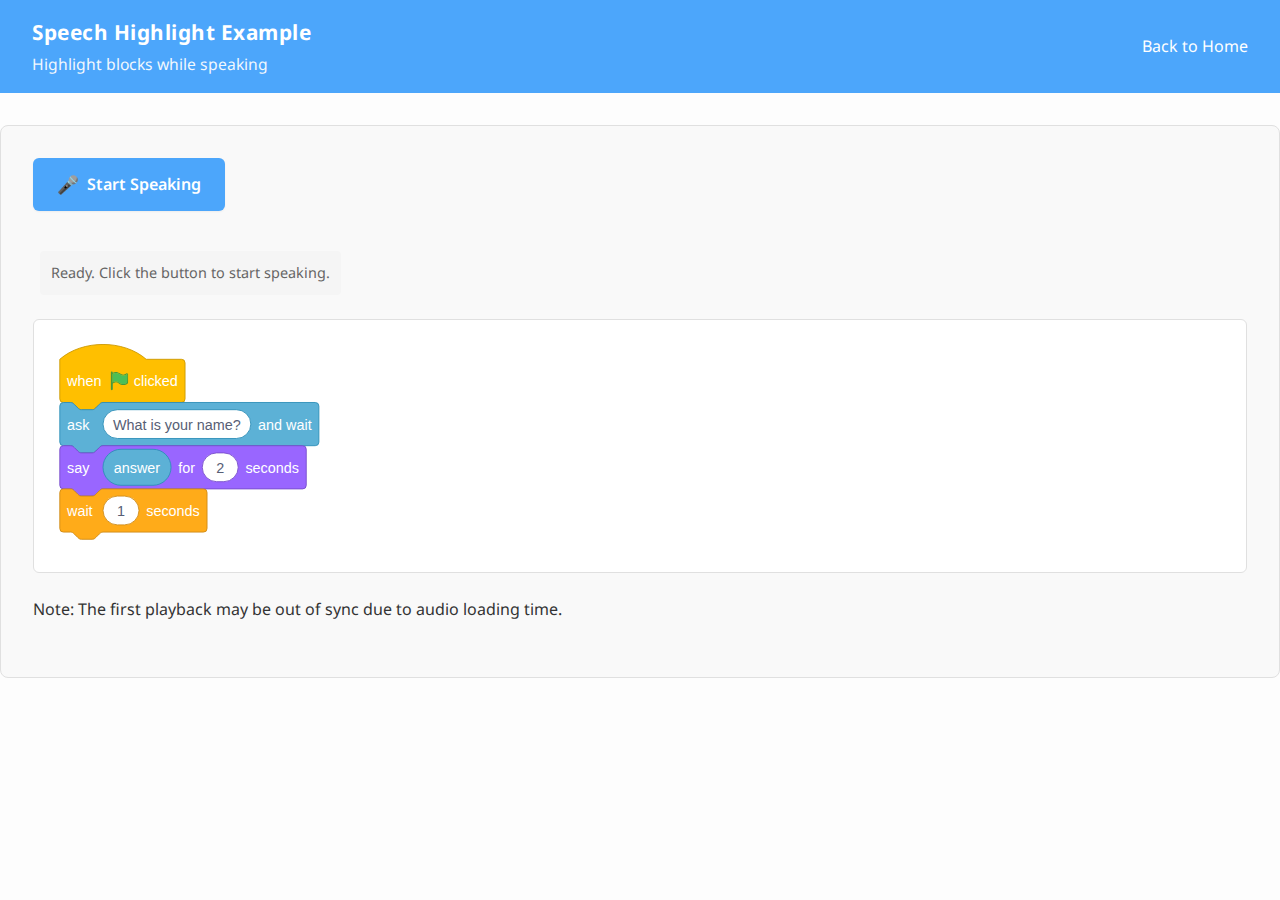
<file: scratchblocks-plus/example/speech-highlight.html>
<!doctype html>
<html lang="zh-CN">

<head>
  <meta charset="utf-8" />
  <meta name="viewport" content="width=device-width, initial-scale=1" />
  <title>Speech Highlight Example - scratchblocks-plus</title>
  <meta name="description" content="Speech-based highlighting - scratchblocks-plus example" />

  <link rel="stylesheet" href="//fonts.googleapis.com/css?family=Noto+Sans:400,700" />
  <link rel="stylesheet" href="//fonts.googleapis.com/css?family=JetBrains+Mono" />
  <link rel="stylesheet" href="../style.css" />

  <style>
    body {
      margin: 0;
      padding: 0;
    }

    audio {
      display: none;
    }

    .appbar {
      display: flex;
      align-items: center;
      gap: 1em;
      padding: 1em 2em;
      background: #4ca6fb;
      color: white;
    }

    .example-container {
      margin: 0;
      width: 100vw;
    }

    .example-section {
      margin: 2em 0;
      padding: 2em;
      background: #f9f9f9;
      border: 1px solid #e0e0e0;
      border-radius: 8px;
    }

    @media (prefers-color-scheme: dark) {
      .example-section {
        background: #2a2a2a;
        border-color: #444;
      }
    }

    .blocks-wrapper {
      margin: 1.5em 0;
      padding: 1.5em;
      background: white;
      border-radius: 6px;
      border: 1px solid #e0e0e0;
      overflow-x: auto;
    }

    @media (prefers-color-scheme: dark) {
      .blocks-wrapper {
        background: #1e1e1e;
        border-color: #333;
      }
    }

    .controls {
      display: flex;
      gap: 1em;
      margin-bottom: 1.5em;
      flex-wrap: wrap;
    }

    .btn {
      padding: 0.75em 1.5em;
      font-size: 1em;
      border: none;
      border-radius: 6px;
      cursor: pointer;
      font-weight: 600;
      transition: all 0.2s ease;
      display: flex;
      align-items: center;
      gap: 0.5em;
    }

    .btn-primary {
      background: #4ca6fb;
      color: white;
    }

    .btn-primary:hover {
      background: #357ae8;
      box-shadow: 0 2px 8px rgba(76, 166, 251, 0.3);
    }

    .btn-primary:active {
      transform: scale(0.98);
    }

    .btn-primary:disabled {
      background: #999;
      cursor: not-allowed;
      opacity: 0.6;
    }

    .status {
      font-size: 0.9em;
      color: #666;
      padding: 0.75em;
      background: #f5f5f5;
      border-radius: 4px;
      min-height: 1.5em;
    }

    @media (prefers-color-scheme: dark) {
      .status {
        background: #2a2a2a;
        color: #999;
      }
    }

    .status.active {
      color: #d97706;
      background: #fef3c7;
    }

    @media (prefers-color-scheme: dark) {
      .status.active {
        background: rgba(217, 119, 6, 0.1);
      }
    }

    .status.speaking {
      color: #059669;
      background: #d1fae5;
    }

    @media (prefers-color-scheme: dark) {
      .status.speaking {
        background: rgba(5, 150, 105, 0.1);
      }
    }

    .icon {
      display: inline-block;
      font-size: 1.1em;
    }

    a.back-link {
      display: inline-block;
      margin-left: auto;
      margin-right: 0;
    }

    a.back-link:hover {
      text-decoration: underline;
    }
  </style>
</head>

<body>
  <div class="example-container">
    <div class="appbar">
      <div>
        <div style="font-size:1.3em;font-weight:700;letter-spacing:0.5px;">Speech Highlight Example</div>
        <div style="font-size:0.98em;font-weight:400;opacity:0.92;margin-top:0.2em;">Highlight blocks while speaking</div>
      </div>
      <a href="../" class="back-link" style="color:#fff;">Back to Home</a>
    </div>

    <div class="example-section">
      <audio id="audio-player"></audio>
      <div class="controls">
        <button class="btn btn-primary" id="speak-btn">
          <span class="icon">🎤</span> Start Speaking
        </button>
      </div>
      <div class="status" id="status">
        Ready. Click the button to start speaking.
      </div>
      <div class="blocks-wrapper">
        <pre id="script-blocks"></pre>
      </div>

      <p>Note: The first playback may be out of sync due to audio loading time.</p>
    </div>
  </div>

  <script src="../lib/scratchblocks-plus.min.js"></script>
  <script>
    class SpeechHighlighter {
      constructor() {
        this.audio = null;
        this.isPlaying = false;
        this.scriptView = null;
        this.highlightTimers = [];
        this.setupElements();
        this.setupEventListeners();
        this.initializeScript();
      }

      setupElements() {
        this.speakBtn = document.getElementById("speak-btn");
        this.status = document.getElementById("status");
        this.audio = document.getElementById("audio-player");
        this.audio.src = "./audio.mp3";
      }

      setupEventListeners() {
        this.speakBtn.addEventListener("click", () => this.toggleSpeak());
      }

      initializeScript() {
        // 完整的 Scratch 脚本
        const scriptCode = `when green flag clicked
ask [What is your name?] and wait
say (answer) for (2) seconds
wait (1) seconds`;

        const container = document.getElementById("script-blocks");

        try {
          // 解析脚本
          const doc = scratchblocks.parse(scriptCode, {
            languages: ["en"]
          });

          // 创建视图
          this.scriptView = scratchblocks.newView(doc, {
            style: "scratch3",
            scale: 0.9
          });

          // 渲染为 SVG
          const svg = this.scriptView.render();
          container.innerHTML = "";
          container.appendChild(svg);
        } catch (error) {
          console.error("Failed to render script:", error);
          container.innerHTML = "<p>Error rendering script</p>";
        }
      }

      toggleSpeak() {
        if (this.isPlaying) {
          this.stop();
        } else {
          this.speak();
        }
      }

      speak() {
        if (this.audio.paused === false) {
          this.audio.pause();
          this.audio.currentTime = 0;
        }

          this.updateStatus("Loading audio...", "active");
        this.speakBtn.disabled = true;

        // 检查音频是否已加载
        const playAudio = () => {
          // 定时高亮对应的块（块路径索引）
          const highlightSequence = [
            { text: "when green flag clicked", path: "1.1", delay: 0 },
            { text: "ask what is your name and wait", path: "1.2", delay: 2000 },
            { text: "say", path: "1.3", delay: 4500 },
            { text: "answer", path: "1.3.1", delay: 5000 },
            { text: "for 2 seconds", path: "1.3", delay: 5500 },
            { text: "wait 1 seconds", path: "1.4", delay: 6500 }
          ];

          this.isPlaying = true;
          this.updateStatus("Speaking...", "speaking");
          this.speakBtn.textContent = "⏹️ Stop Speaking";
          this.speakBtn.disabled = false;

          // 定时高亮对应的块
          this.highlightTimers = highlightSequence.map(item => {
            return setTimeout(() => {
              if (this.scriptView) {
                scratchblocks.clearHighlight(this.scriptView);
                scratchblocks.highlightBlock(this.scriptView, item.path, {
                  blink: false,
                  colorShift: false
                });
              }
            }, item.delay);
          });

          this.audio.onended = () => this.onAudioEnd();
          this.audio.onerror = () => this.onAudioError();
          this.audio.play().catch(error => {
            console.error("Audio playback error:", error);
            this.onAudioError();
          });
        };

        // 如果音频已加载，直接播放
        if (this.audio.readyState >= 2) {
          playAudio();
        } else {
          // 否则等待加载完成
          const handleCanPlay = () => {
            this.audio.removeEventListener('canplay', handleCanPlay);
            playAudio();
          };
          this.audio.addEventListener('canplay', handleCanPlay);
        }
      }

      onAudioEnd() {
        this.isPlaying = false;
        this.updateStatus("Speaking complete!", "");
        this.speakBtn.textContent = "🎤 Start Speaking";
        this.speakBtn.disabled = false;
        if (this.scriptView) {
          scratchblocks.clearHighlight(this.scriptView);
        }
        this.highlightTimers.forEach(timer => clearTimeout(timer));
      }

      onAudioError() {
        console.error("Audio playback error");
        this.updateStatus("Speaking error: Unable to load audio file", "");
        this.isPlaying = false;
        this.speakBtn.textContent = "🎤 Start Speaking";
        this.speakBtn.disabled = false;
        this.highlightTimers.forEach(timer => clearTimeout(timer));
      }

      stop() {
        this.audio.pause();
        this.audio.currentTime = 0;
        this.isPlaying = false;
        this.updateStatus("Stopped", "");
        this.speakBtn.textContent = "🎤 Start Speaking";
        this.speakBtn.disabled = false;
        if (this.scriptView) {
          scratchblocks.clearHighlight(this.scriptView);
        }
        this.highlightTimers.forEach(timer => clearTimeout(timer));
      }

      updateStatus(message, className) {
        this.status.textContent = message;
        this.status.className = "status";
        if (className) {
          this.status.classList.add(className);
        }
      }
    }

    // 初始化
    window.addEventListener("DOMContentLoaded", function () {
      new SpeechHighlighter();
    });
  </script>
</body>

</html>
</file>
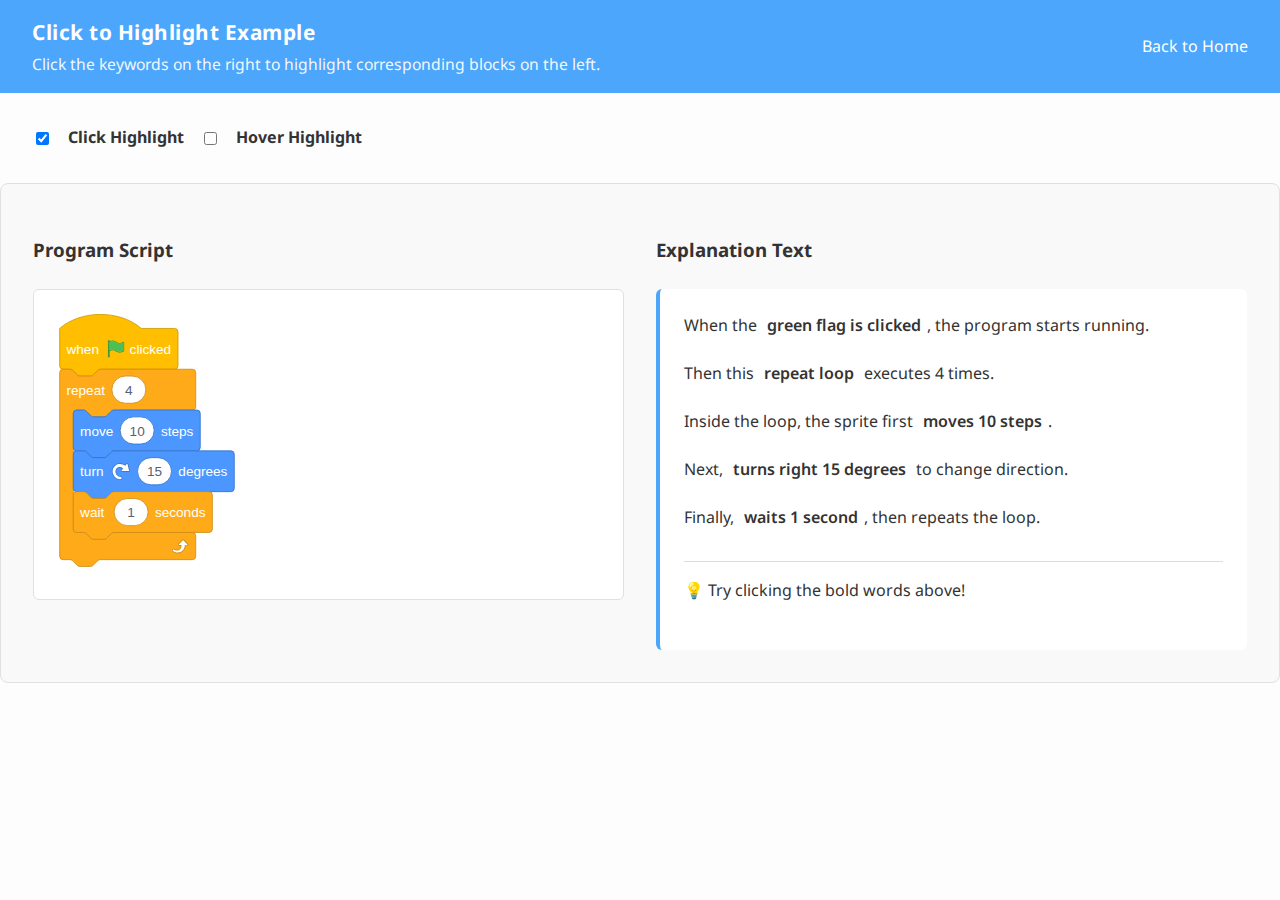
<file: scratchblocks-plus/example/text-highlight.html>
<!doctype html>
<html lang="zh-CN">

<head>
  <meta charset="utf-8" />
  <meta name="viewport" content="width=device-width, initial-scale=1" />
  <title>Text Highlight Example - scratchblocks-plus</title>
  <meta name="description" content="Click text to highlight blocks - scratchblocks-plus example" />

  <link rel="stylesheet" href="//fonts.googleapis.com/css?family=Noto+Sans:400,700" />
  <link rel="stylesheet" href="//fonts.googleapis.com/css?family=JetBrains+Mono" />
  <link rel="stylesheet" href="../style.css" />

  <style>
    body {
      margin: 0;
      padding: 0;
    }

    .appbar {
      display: flex;
      align-items: center;
      gap: 1em;
      padding: 1em 2em;
      background: #4ca6fb;
      color: white;
    }

    .example-container {
      margin: 0;
      width: 100vw;
    }

    .example-section {
      margin: 2em 0;
      padding: 2em;
      background: #f9f9f9;
      border: 1px solid #e0e0e0;
      border-radius: 8px;
    }

    @media (prefers-color-scheme: dark) {
      .example-section {
        background: #2a2a2a;
        border-color: #444;
      }
    }

    .blocks-wrapper {
      margin: 1.5em 0;
      padding: 1.5em;
      background: white;
      border-radius: 6px;
      border: 1px solid #e0e0e0;
      overflow-x: auto;
    }

    @media (prefers-color-scheme: dark) {
      .blocks-wrapper {
        background: #1e1e1e;
        border-color: #333;
      }
    }

    .explanation {
      margin-top: 1.5em;
      padding: 1.5em;
      background: white;
      border-radius: 6px;
      border-left: 4px solid #4ca6fb;
      line-height: 1.8;
    }

    @media (prefers-color-scheme: dark) {
      .explanation {
        background: #1e1e1e;
        border-left-color: #4ca6fb;
      }
    }

    .highlight-word {
      cursor: pointer;
      font-weight: 600;
      padding: 2px 6px;
      border-radius: 3px;
      transition: all 0.2s ease;
      position: relative;
    }

    .highlight-word:hover {
      background: #e3f2fd;
      color: #1976d2;
    }

    @media (prefers-color-scheme: dark) {
      .highlight-word:hover {
        background: rgba(76, 166, 251, 0.2);
        color: #4ca6fb;
      }
    }

    .blocks {
      margin: 0;
      padding: 0;
    }

    a.back-link {
      display: inline-block;
      margin-left: auto;
      margin-right: 0;
    }

    a.back-link:hover {
      text-decoration: underline;
    }

    .layout {
      display: grid;
      grid-template-columns: 1fr 1fr;
      gap: 2em;
    }

    @media (max-width: 768px) {
      .layout {
        grid-template-columns: 1fr;
      }
    }

    .config {
      display: flex;
      align-items: center;
      gap: 1em;
      margin: 2em;
    }
  </style>
</head>

<body>
  <div class="example-container">
    <div class="appbar">
      <div>
        <div style="font-size:1.3em;font-weight:700;letter-spacing:0.5px;">Click to Highlight Example</div>
        <div style="font-size:0.98em;font-weight:400;opacity:0.92;margin-top:0.2em;">Click the keywords on the right to highlight corresponding blocks on the left.</div>
      </div>
      <a href="../" class="back-link" style="color:#fff;">Back to Home</a>
    </div>

    <div class="config">
      <input type="checkbox" id="enable-click" checked />
      <label for="enable-click">Click Highlight</label>
      <input type="checkbox" id="enable-hover" />
      <label for="enable-hover">Hover Highlight</label>
    </div>

    <div class="example-section">
      <div class="layout">
        <div>
          <h3>Program Script</h3>
          <div class="blocks-wrapper">
            <pre id="script-blocks" class="blocks"></pre>
          </div>
        </div>

        <div>
          <h3>Explanation Text</h3>
          <div class="explanation">
            <p>
              When the <span class="highlight-word" data-path="1.1">green flag is clicked</span>, the program starts running.
            </p>
            <p>
              Then this <span class="highlight-word" data-path="1.2">repeat loop</span> executes 4 times.
            </p>
            <p>
              Inside the loop, the sprite first <span class="highlight-word" data-path="1.2.1.1">moves 10 steps</span>.
            </p>
            <p>
              Next, <span class="highlight-word" data-path="1.2.1.2">turns right 15 degrees</span> to change direction.
            </p>
            <p>
              Finally, <span class="highlight-word" data-path="1.2.1.3">waits 1 second</span>, then repeats the loop.
            </p>
            <p style="margin-top: 2em; padding-top: 1em; border-top: 1px solid #ddd;">
              💡 Try clicking the bold words above!
            </p>
          </div>
        </div>
      </div>
    </div>
  </div>

  <script src="../lib/scratchblocks-plus.min.js"></script>
  <script>
    let scriptView = null;

    // 完整的 Scratch 脚本
    const scriptCode = `when green flag clicked
repeat (4)
  move (10) steps
  turn right (15) degrees
  wait (1) seconds
end`;

    // 初始化脚本渲染
    function initializeScript() {
      const container = document.getElementById("script-blocks");

      try {
        // 解析脚本
        const doc = scratchblocks.parse(scriptCode, {
          languages: ["en"]
        });

        // 创建视图
        scriptView = scratchblocks.newView(doc, {
          style: "scratch3",
          scale: 0.85
        });

        // 渲染为 SVG
        const svg = scriptView.render();
        container.innerHTML = "";
        container.appendChild(svg);
      } catch (error) {
        console.error("Failed to render script:", error);
        container.innerHTML = "<p>Error rendering script</p>";
      }
    }

    // 设置高亮功能
    function setupHighlighting() {
      const highlightWords = document.querySelectorAll(".highlight-word");

      highlightWords.forEach(word => {
        word.addEventListener("click", function (e) {
          if (!document.getElementById("enable-click").checked) return;

          e.preventDefault();
          const path = this.dataset.path;

          // 清除所有高亮
          if (scriptView) {
            scratchblocks.clearHighlight(scriptView);
          }

          // 高亮对应的块
          if (scriptView && path) {
            const success = scratchblocks.highlightBlock(scriptView, path, {
              blink: true,
              colorShift: false
            });

            if (!success) {
              console.warn(`Failed to highlight block at path: ${path}`);
            }
          }
        });

        // 鼠标悬停高亮
        word.addEventListener("mouseenter", function () {
          if (!document.getElementById("enable-hover").checked) return;

          const path = this.dataset.path;
          if (scriptView && path) {
            scratchblocks.highlightBlock(scriptView, path, {
              blink: false,
              colorShift: false
            });
          }
        });

        word.addEventListener("mouseleave", function () {
          if (!document.getElementById("enable-hover").checked) return;

          if (scriptView) {
            scratchblocks.clearHighlight(scriptView);
          }
        });
      });
    }

    // 页面加载完毕后初始化
    window.addEventListener("DOMContentLoaded", function () {
      initializeScript();
      setupHighlighting();
    });
  </script>
</body>

</html>
</file>
<file: scratchblocks-plus/style.css>
* {
  box-sizing: border-box;
}

:root {
  color-scheme: light dark;
}

body,
div,
p,
textarea,
pre {
  margin: 0;
  padding: 0;
  line-height: 1.5em;
  font: inherit;
}

body {
  font-size: 1em;
  padding: 1em;
  margin: 0 auto;
  max-width: 60em;

  background: #fdfdfd;
  color: #333;
  line-height: 1.6;
}

body {
  font-family:
    Noto Sans,
    sans-serif;
}

.CodeMirror,
textarea {
  font-family: "JetBrains Mono", monospace, sans-serif;
}

select,
input,
button {
  font: inherit;
  font-size: 1em;
}

input,
select {
  border: 1px solid #d0d0d0;
  border-radius: 4px;
  padding: 2px 4px;
  max-width: 100%;
  background-color: #fff;
  transition:
    border-color 0.2s,
    box-shadow 0.2s;
}

input:focus,
select:focus {
  border-color: #006ed8;
  outline: none;
  box-shadow: 0 0 0 3px rgba(0, 110, 216, 0.15);
}

h1,
h2,
code,
input[type="url"],
#num-chosen-scripts {
  font-family:
    Noto Sans,
    sans-serif;
}

#format-btn {
  margin-left: 1em;
  padding: 4px 12px;
  font-size: 0.9rem;
  font-family: inherit;
  background: #fff;
  border: 1px solid #ccc;
  border-radius: 6px;
  cursor: pointer;
  color: #444;
  transition: all 0.2s;
  border-bottom-width: 1px;
  top: 0;
  left: 0;
  line-height: 1;
  font-weight: 500;
  vertical-align: baseline;
}

#format-btn:hover {
  background: #f8f8f8;
  border-color: #999;
  color: #000;
  box-shadow: 0 1px 3px rgba(0, 0, 0, 0.1);
}

#format-btn:active {
  background: #f0f0f0;
  top: 1px;
  box-shadow: none;
}

h1 {
  font-weight: 700;
  font-size: 1.5em;
}

h1 > span {
  font-weight: 400;
  font-size: 1.125rem;
  letter-spacing: 0;
}
h1 > span a {
  margin-right: 0.5em;
}
h1 > span a b {
  font-weight: 600;
}

.author {
  font-size: 0.825rem;
  font-weight: 400;
}

#title a {
  background: none;
  margin-right: 0.5em;
}

a {
  color: #333;
  text-decoration: none;
  background: transparent;
  cursor: pointer;
  transition: all 0.2s ease;
}
a:hover {
  color: #006ed8;
  background: rgba(0, 110, 216, 0.05);
  border-radius: 4px;
}
a:active {
  opacity: 0.6;
}

p {
  margin: 0 0 1.5rem;
  line-height: 1.5em;
}

p a {
  background: none;
  border-bottom: 0.08em #aaa solid;
  border-radius: 0;
  padding: 0;
  top: 0;
  position: relative;
}
p a:visited {
  color: #aaa;
}
p a:hover,
p a:visited:hover {
  background: none;
  color: #006ed8;
  border-bottom-color: #006ed8;
}
p a:active {
  top: 0.05em;
  opacity: 1;
}

label {
  font-weight: bold;
  cursor: pointer;
}

button,
.button {
  display: inline-block;
  font-size: 1rem;
  margin-bottom: 1em;
  padding: 0.5em 1em;
  color: #444;

  font-weight: 500;
  vertical-align: middle;
  background: #fdfdfd;
  border: 1px solid #ccc;
  border-radius: 6px;
  cursor: pointer;
  box-shadow: 0 1px 2px rgba(0, 0, 0, 0.05);
  transition: all 0.2s ease;
}

button:hover,
.button:hover {
  background: #f2f2f2;
  border-color: #bbb;
  color: #222;
  box-shadow: 0 2px 4px rgba(0, 0, 0, 0.1);
  text-decoration: none; /* In case it's a link styled as button */
}

button:active,
button.pressed,
.button:active,
.button.pressed {
  background: #e5e5e5;
  box-shadow: inset 0 1px 2px rgba(0, 0, 0, 0.1);
  transform: translateY(1px);
  border-color: #bbb;
}

button:focus,
.button:focus {
  outline: 2px solid rgba(0, 110, 216, 0.5);
  outline-offset: 2px;
}

/* editor */

#lang-status {
  font-size: 0.6rem;
  line-height: 1em;
}

#editor,
#in-editor,
#out-editor {
  position: relative;
  overflow: hidden;
  margin: 1em 0;
  border: 1px solid #ccc;
  border-radius: 4px; /* Added radius */
  max-width: 40em;
  height: 16em;

  color: rgba(0, 0, 0, 0.9);
}
#out-editor {
  width: 100%;
  padding: 4px;
  overflow: auto;
}

.CodeMirror,
#out-editor {
  letter-spacing: +0.5px;
  line-height: 1.5em;
  font-size: 1em;
}

.CodeMirror .CodeMirror-placeholder {
  color: #aaa;
}

.CodeMirror-linenumber {
  font-size: 0.85rem;
  line-height: 1.5rem;
  min-width: 17px;
}

.sb2 {
  margin: 0;
  margin-bottom: 20px;
}

.export-link {
  display: inline-block;
  margin-left: 2px;
  margin-top: 2em;
  margin-right: 1em;
}

@media screen and (min-width: 62em) {
  body {
    padding: 1em 2em;
    max-width: none;
  }

  h1 {
    position: relative;
  }
  h1 > span {
    display: block;
    position: absolute;
    top: 0;
    left: 45%;
    margin-left: 2rem;
  }

  #left,
  #preview,
  #side {
    position: absolute;
    bottom: 2em;
    left: 2em;
    right: 2em;
  }

  #editor {
    position: absolute;
    top: 3.25em;
    bottom: 0;
    left: 2em;
    right: 0;
    margin: 0;
    height: auto;
  }

  #side {
    top: 4.75em;
    left: 45%;
    padding-left: 2em;
  }

  #preview {
    top: 8em;
    right: 55%;
    overflow-y: scroll;
  }
  #left {
    top: 6.25em;
    right: 55%;
  }

  .export-link {
    margin-top: 0;
    margin-left: 0;
    margin-right: 0.5em;
  }
}

@media screen and (max-width: 32em) {
  h1 > span {
    display: block;
    margin: 1.5rem 0 1rem;
  }
  h1 > span a {
    padding: 0.25em 0.5em;
  }

  select {
    margin: 1rem 0;
  }
}

/* editor: to be used in future */

.cm-s-number {
  color: #4548af;
}
.cm-s-string,
.cm-s-menu {
  color: #904949;
}
.cm-s-color {
  color: #b09542;
}
.cm-s-comment {
  color: #c8b898;
}

.cm-s-green {
  color: #488d00;
}

.cm-s-error {
  color: #e21313;
}
.cm-s-motion {
  color: #4a6cd4;
}
.cm-s-looks {
  color: #8a55d7;
}
.cm-s-sound {
  color: #bb42c3;
}
.cm-s-pen {
  color: #0e9a6c;
}
.cm-s-events {
  color: #c88330;
}
.cm-s-control,
.false {
  color: #e1a91a;
}
.cm-s-sensing {
  color: #2ca5e2;
}
.cm-s-operators {
  color: #5cb712;
}
.cm-s-variable {
  color: #ee7d16;
}
.cm-s-custom {
  color: #632d99;
}
.cm-s-parameter {
  color: #5947b1;
}
.cm-s-list {
  color: #cc5b22;
}
.cm-s-extension {
  color: #4b4a60;
}
.cm-s-grey {
  color: #888;
}

.bg-motion {
  background: #4a6cd4;
}
.bg-looks {
  background: #8a55d7;
}
.bg-sound {
  background: #bb42c3;
}
.bg-pen {
  background: #0e9a6c;
}
.bg-events {
  background: #c88330;
}
.bg-control,
.false {
  background: #e1a91a;
}
.bg-sensing {
  background: #2ca5e2;
}
.bg-operators {
  background: #5cb712;
}
.bg-variable {
  background: #ee7d16;
}
.bg-custom {
  background: #632d99;
}

/* for generator */

.script-wrap {
  position: relative;
  margin: 1.5em 0;
}
.script-wrap input {
  position: absolute;
  top: 0;
  left: 0;
}

/* Row */

#header,
#wrap,
#sprites-list-wrap,
#intro {
  position: absolute;
  overflow: hidden;
  left: 0;
  right: 0;
  padding: 1em;
}

#header {
  top: 0;
}

/* Column */

#left-pane,
#sprite-detail,
#intro {
  position: absolute;
  overflow: hidden;
  overflow-y: auto;
  top: 0;
  right: 0;
  bottom: 0;
  padding: 2em;
}

/* Intro pane */

#intro {
  z-index: 201;
  background: #fff;
  padding: 1em 2em;
}
.hidden {
  display: none;
}

/* Header stuff */

#header {
  height: 12em;
  box-sizing: border-box;
  -moz-box-sizing: border-box;
  z-index: 202;
  padding: 1em 2em;
}

#project-url {
  font-size: 1.25em;
  font-weight: 100;
  color: rgba(0, 0, 0, 0.75);
  width: 24em;
  margin: 1em 0;
}
#fetch {
  margin: 0;
}
#status {
  display: inline-block;
  margin-left: 0.5em;
}
#bookmarklet {
  background: #888;
  color: #fff;
  border-radius: 1em;
  text-decoration: none;
  padding: 0.125em 0.25em;
  font-size: 0.9em;
}

#wrap {
  top: 11em;
  bottom: 0;
}

/* Left pane */

#left-pane {
  width: 14rem;
  left: 0;
}
#sprites-list-wrap {
  overflow-y: auto;
  top: 9.5em;
  bottom: 2em;
  margin: 0 2em;
  padding: 0;
  border: 1px solid #888;
}
#sprites-list {
  border-right: 0.5em solid #4ca6fb;
  min-height: 2em;
  margin: 0;
  padding: 0;
  list-style: none;
  cursor: default;
  min-height: 100%;
}
#sprites-list > li {
  padding: 0.125em 0.5em;
  border-bottom: 1px solid #eee;
}
#sprites-list > li.selected {
  background: #4ca6fb;
}

#num-chosen-scripts {
  font-size: 2em;
  float: left;
  margin-right: 0.25em;
  min-width: 1.125em;
  text-align: right;
}
#export {
  clear: both;
}

/* Right pane */

#sprite-detail {
  left: 12rem;
  right: 0;
}
#sprite-info {
  overflow: hidden; /* clearfix */
}

#sprite-name {
  float: left;
  font-size: 1.5em;
  margin: 0 1.2222222em;
}
#costume-preview {
  float: left;
  width: 6em;
  height: 6em;
  border: 1px solid #888;
}
#costume-preview img {
  width: 100%;
}

img .hidden {
  position: absolute;
  opacity: 0;
}

@media (prefers-color-scheme: dark) {
  body {
    background: #1e1e1e;
    color: #e0e0e0;
  }

  a {
    color: #e0e0e0;
  }
  a:hover {
    color: #4ca6fb;
    background: rgba(76, 166, 251, 0.15);
  }

  /* Form elements */
  input,
  select,
  button,
  .button,
  #format-btn {
    background-color: #2d2d2d;
    border-color: #444;
    color: #e0e0e0;
  }

  input:focus,
  select:focus {
    border-color: #4ca6fb;
    box-shadow: 0 0 0 3px rgba(76, 166, 251, 0.25);
  }

  /* Button hover states */
  button:hover,
  .button:hover,
  #format-btn:hover {
    background: #383838;
    border-color: #666;
    color: #fff;
    box-shadow: 0 1px 3px rgba(0, 0, 0, 0.3);
  }

  button:active,
  .button:active,
  #format-btn:active {
    background: #252525;
  }

  /* Editor areas */
  #editor,
  #in-editor,
  #out-editor {
    background: #1e1e1e;
    border-color: #444;
    color: #e0e0e0;
  }

  /* CodeMirror overrides */
  .CodeMirror {
    background: #1e1e1e;
    color: #e0e0e0;
  }
  .CodeMirror-cursor {
    border-left: 1px solid #e0e0e0;
  }

  /* Layout elements */
  #sprites-list-wrap,
  #costume-preview {
    border-color: #444;
  }

  #sprites-list > li {
    border-bottom-color: #333;
  }

  #intro {
    background: #1e1e1e;
  }

  #project-url {
    color: rgba(255, 255, 255, 0.75);
  }

  p a {
    border-bottom-color: #666;
  }
  p a:hover {
    border-bottom-color: #4ca6fb;
  }
}
</file>
